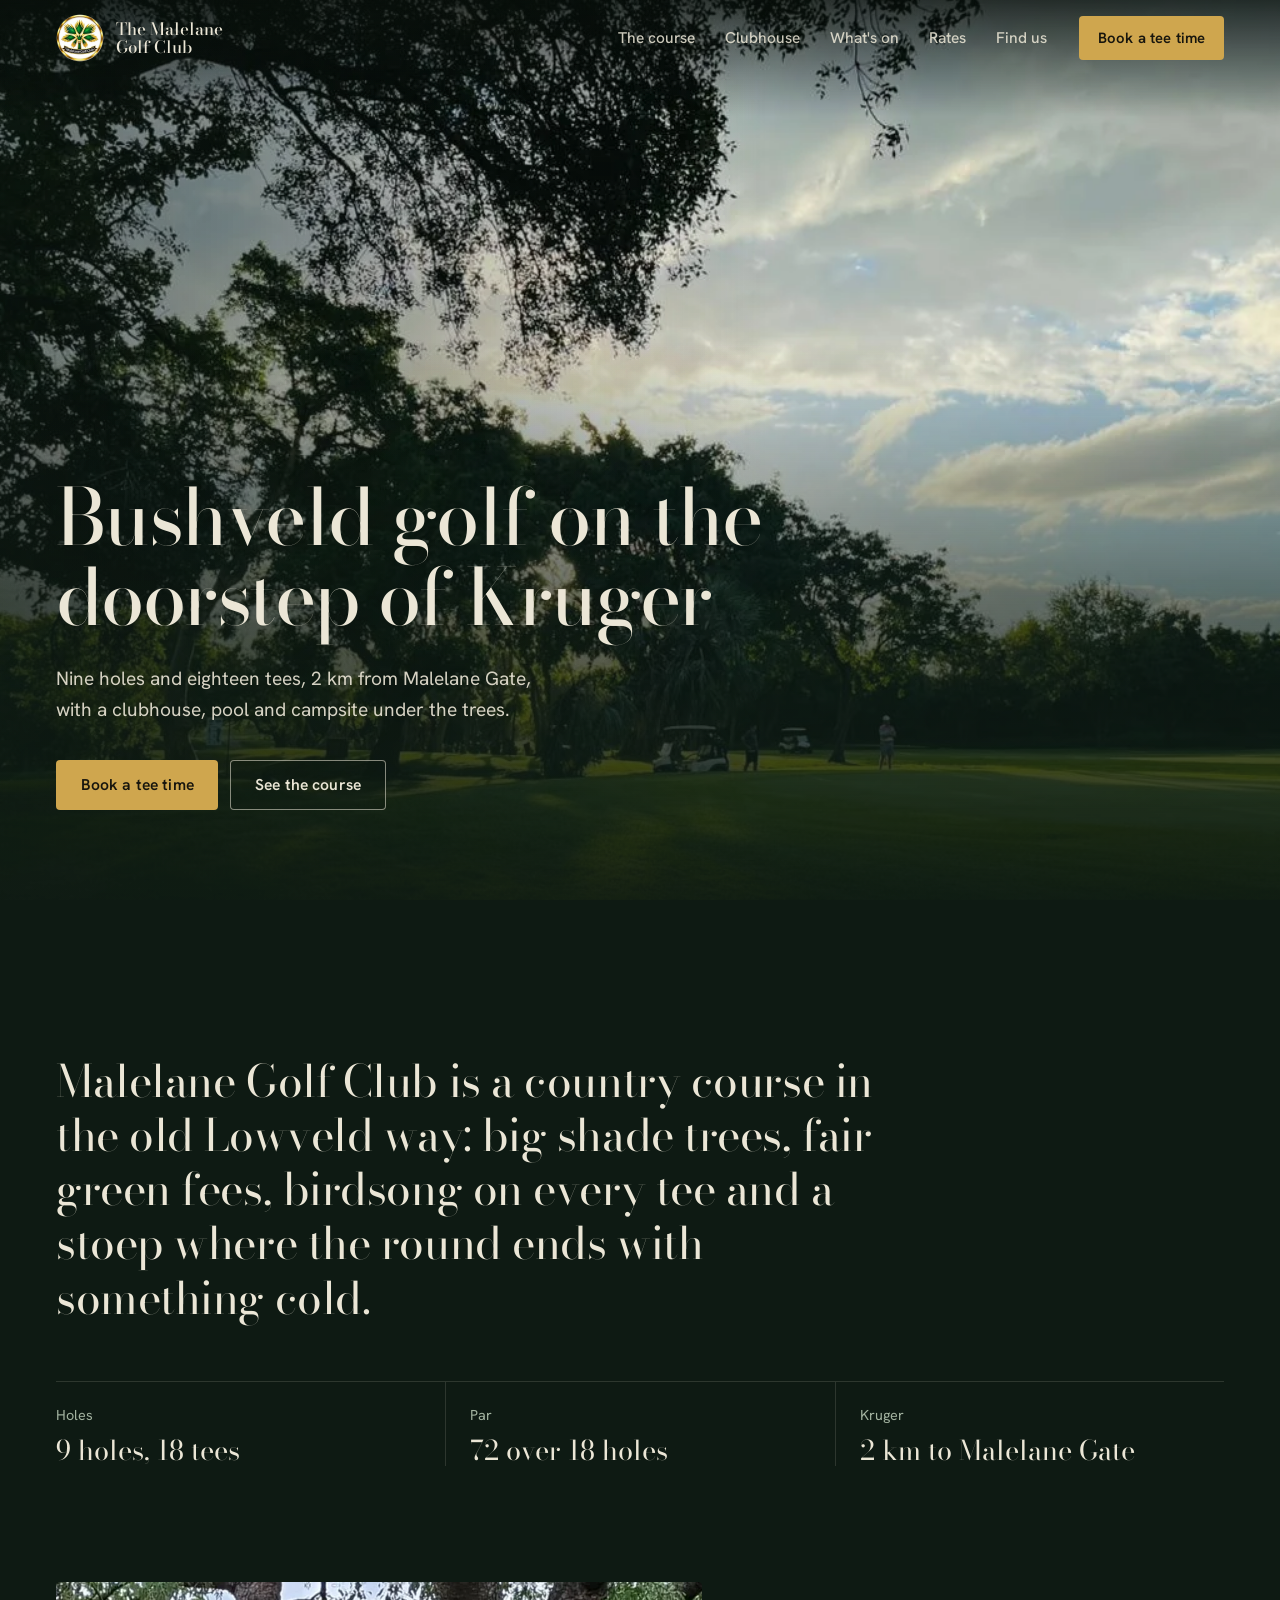
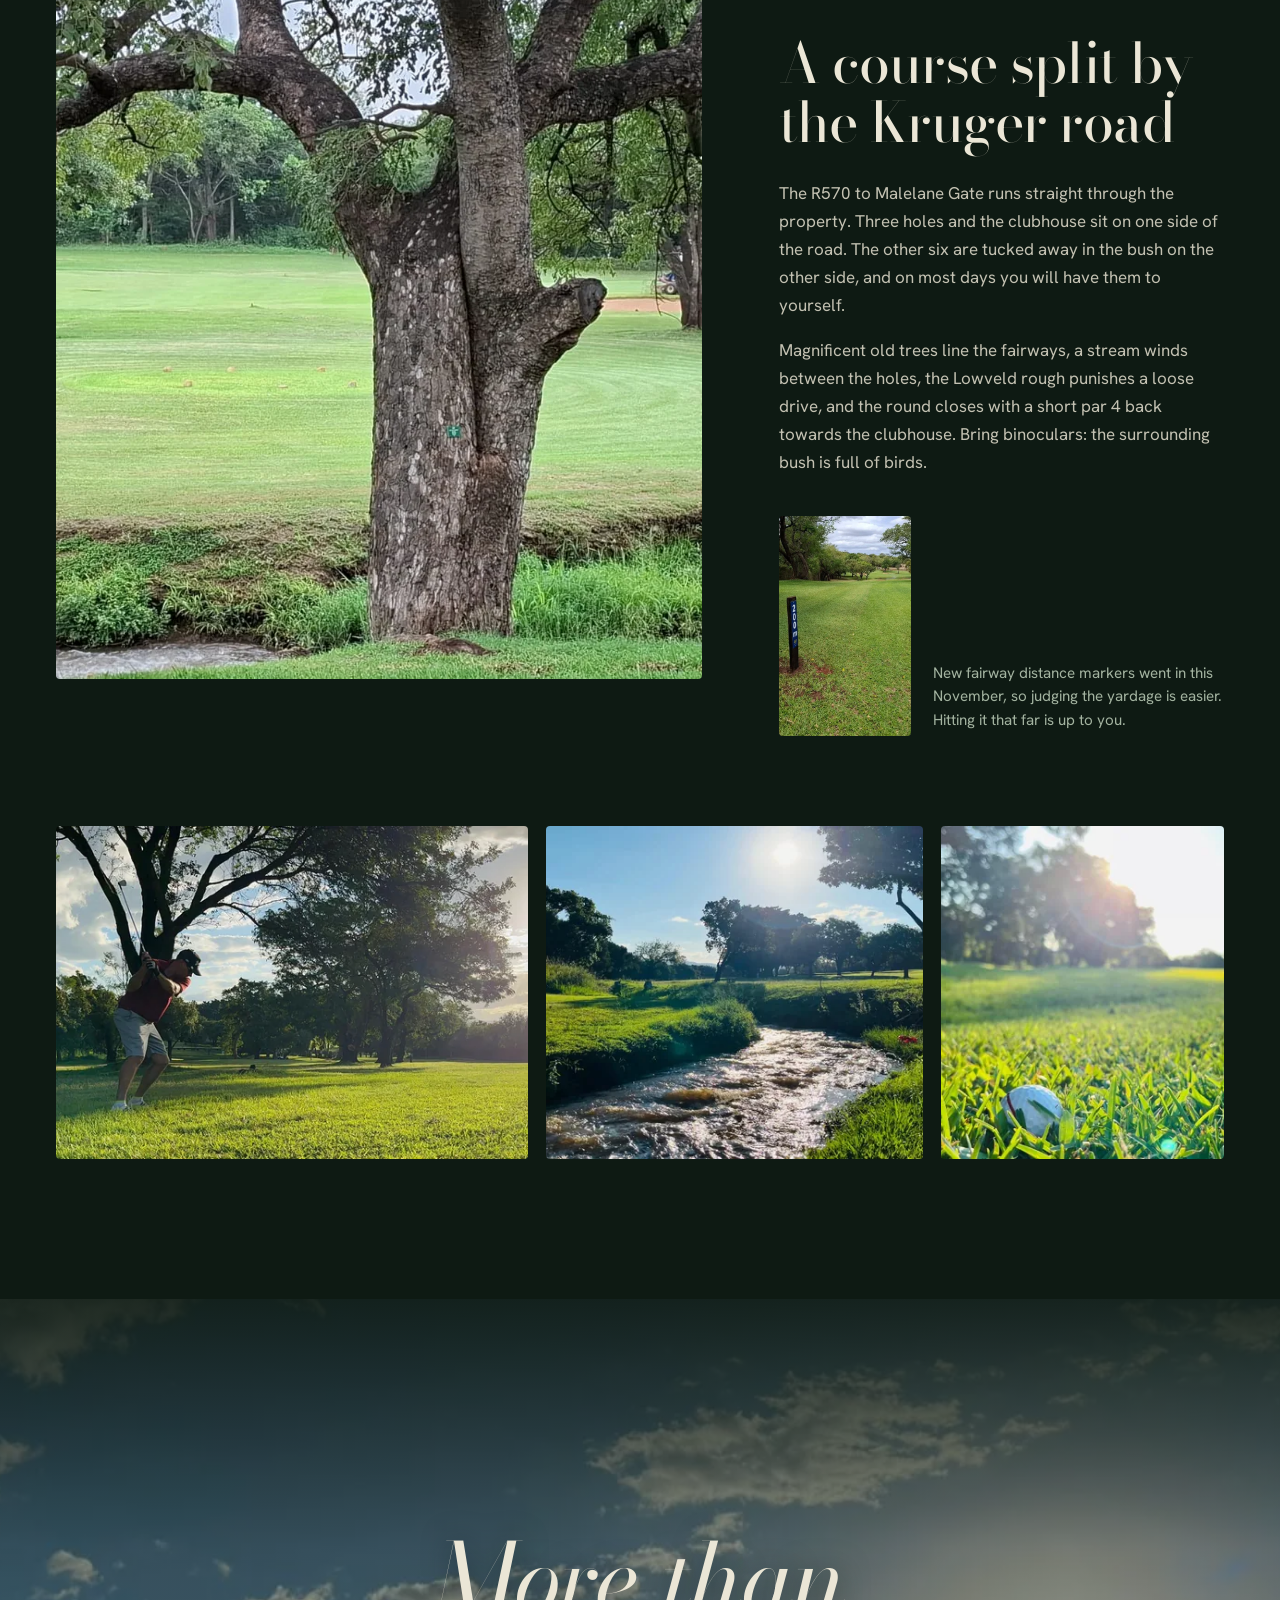
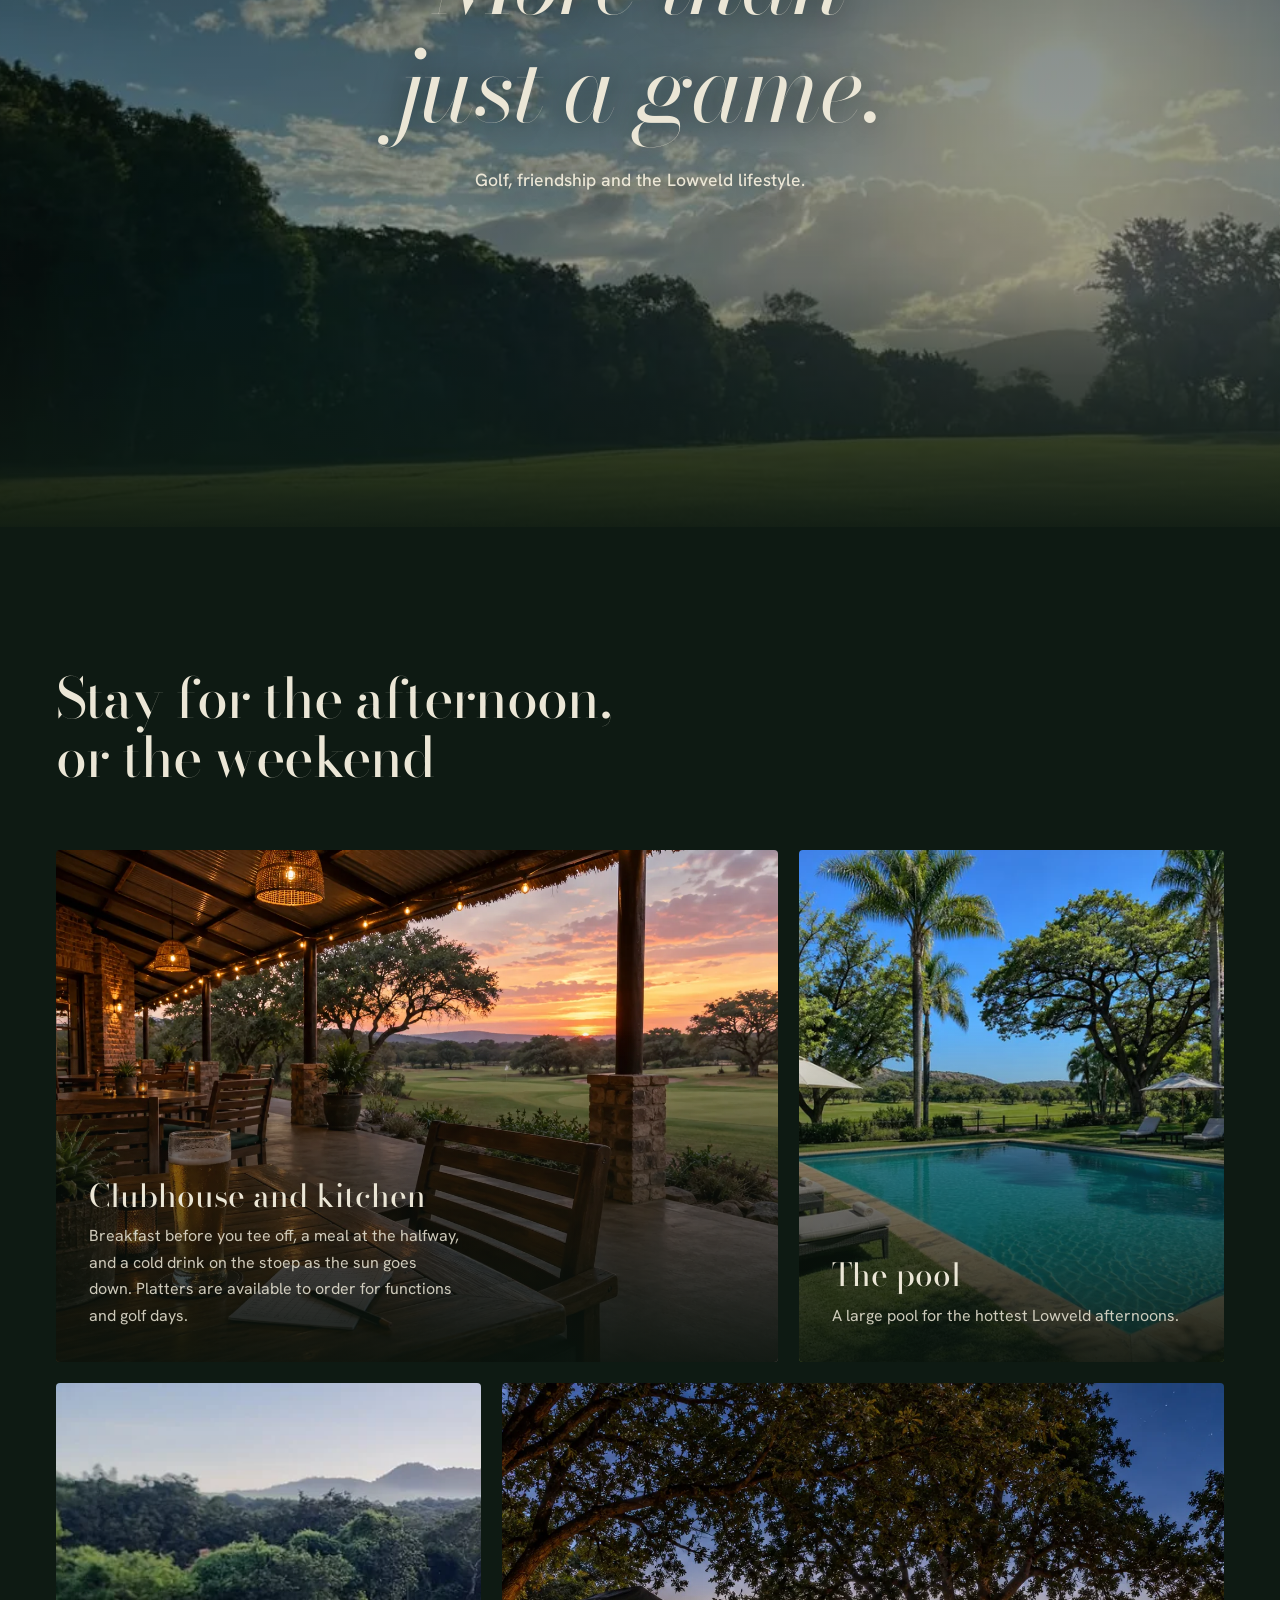
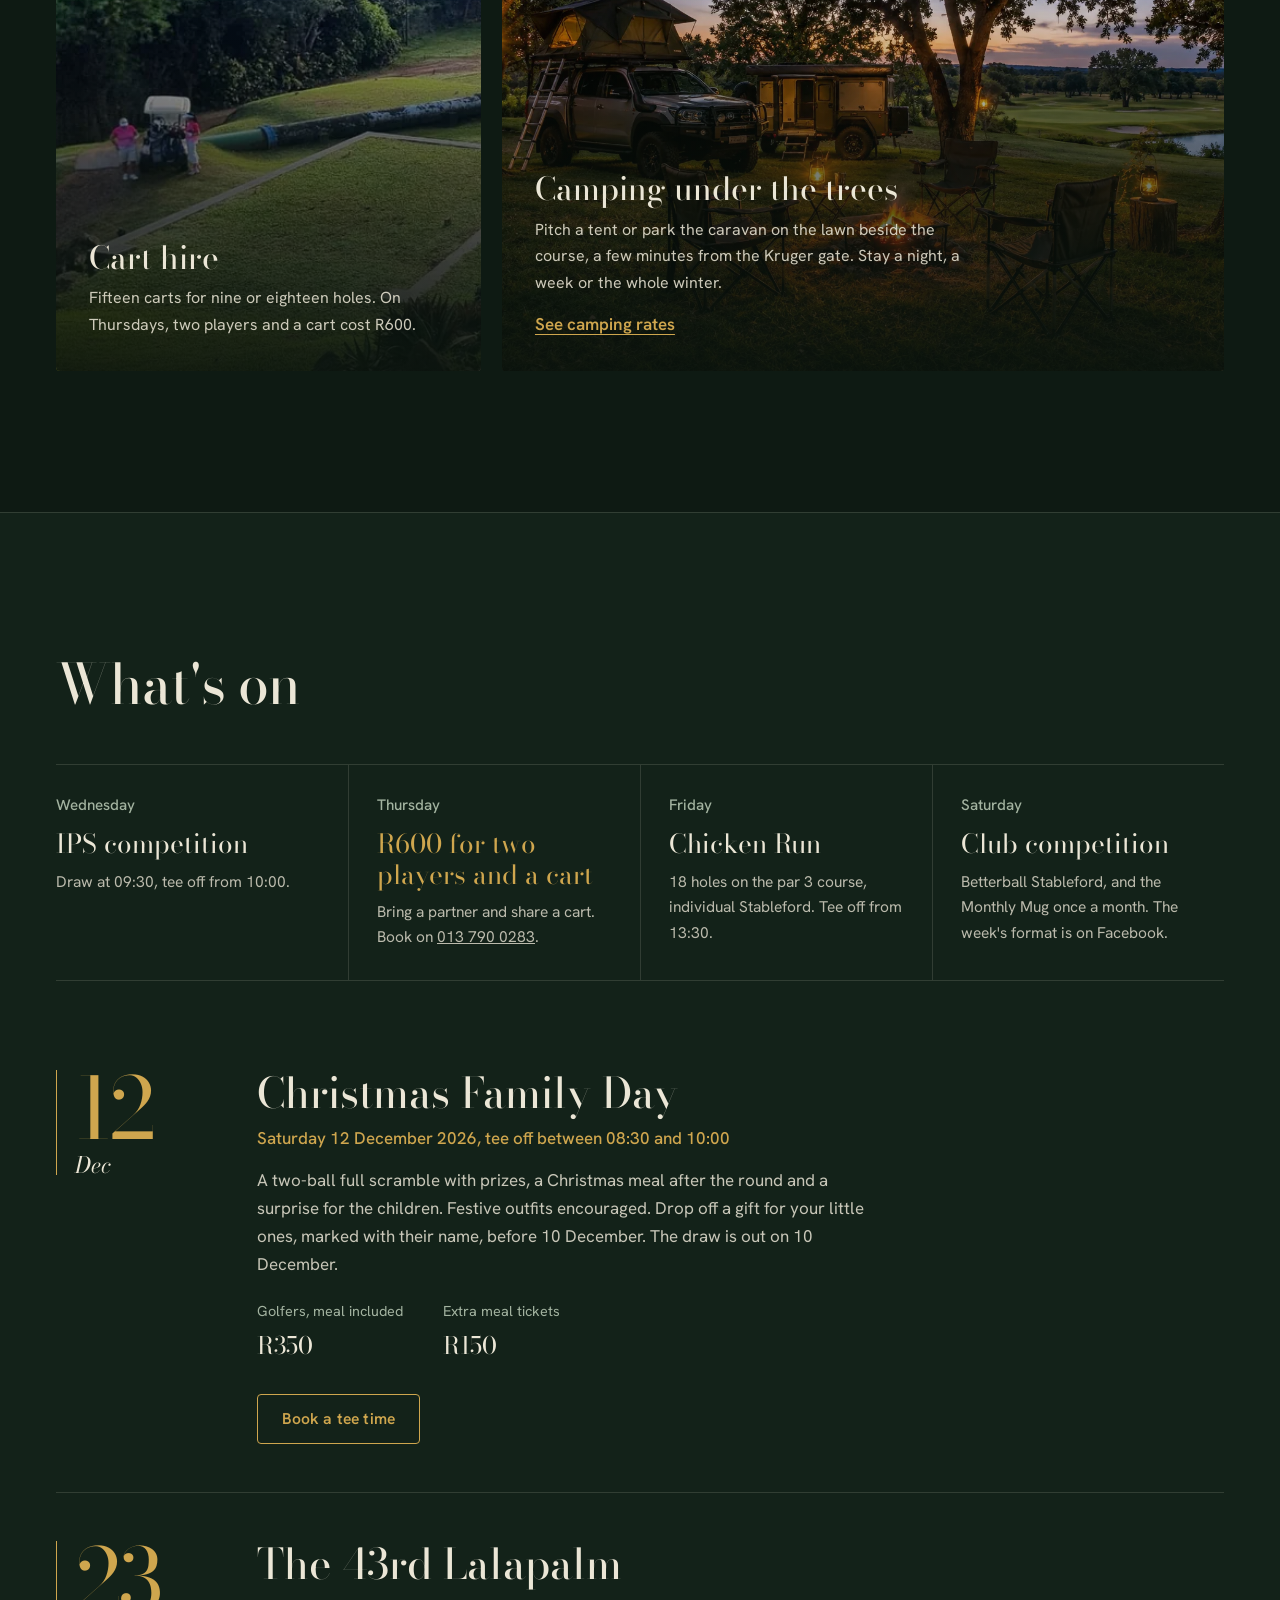
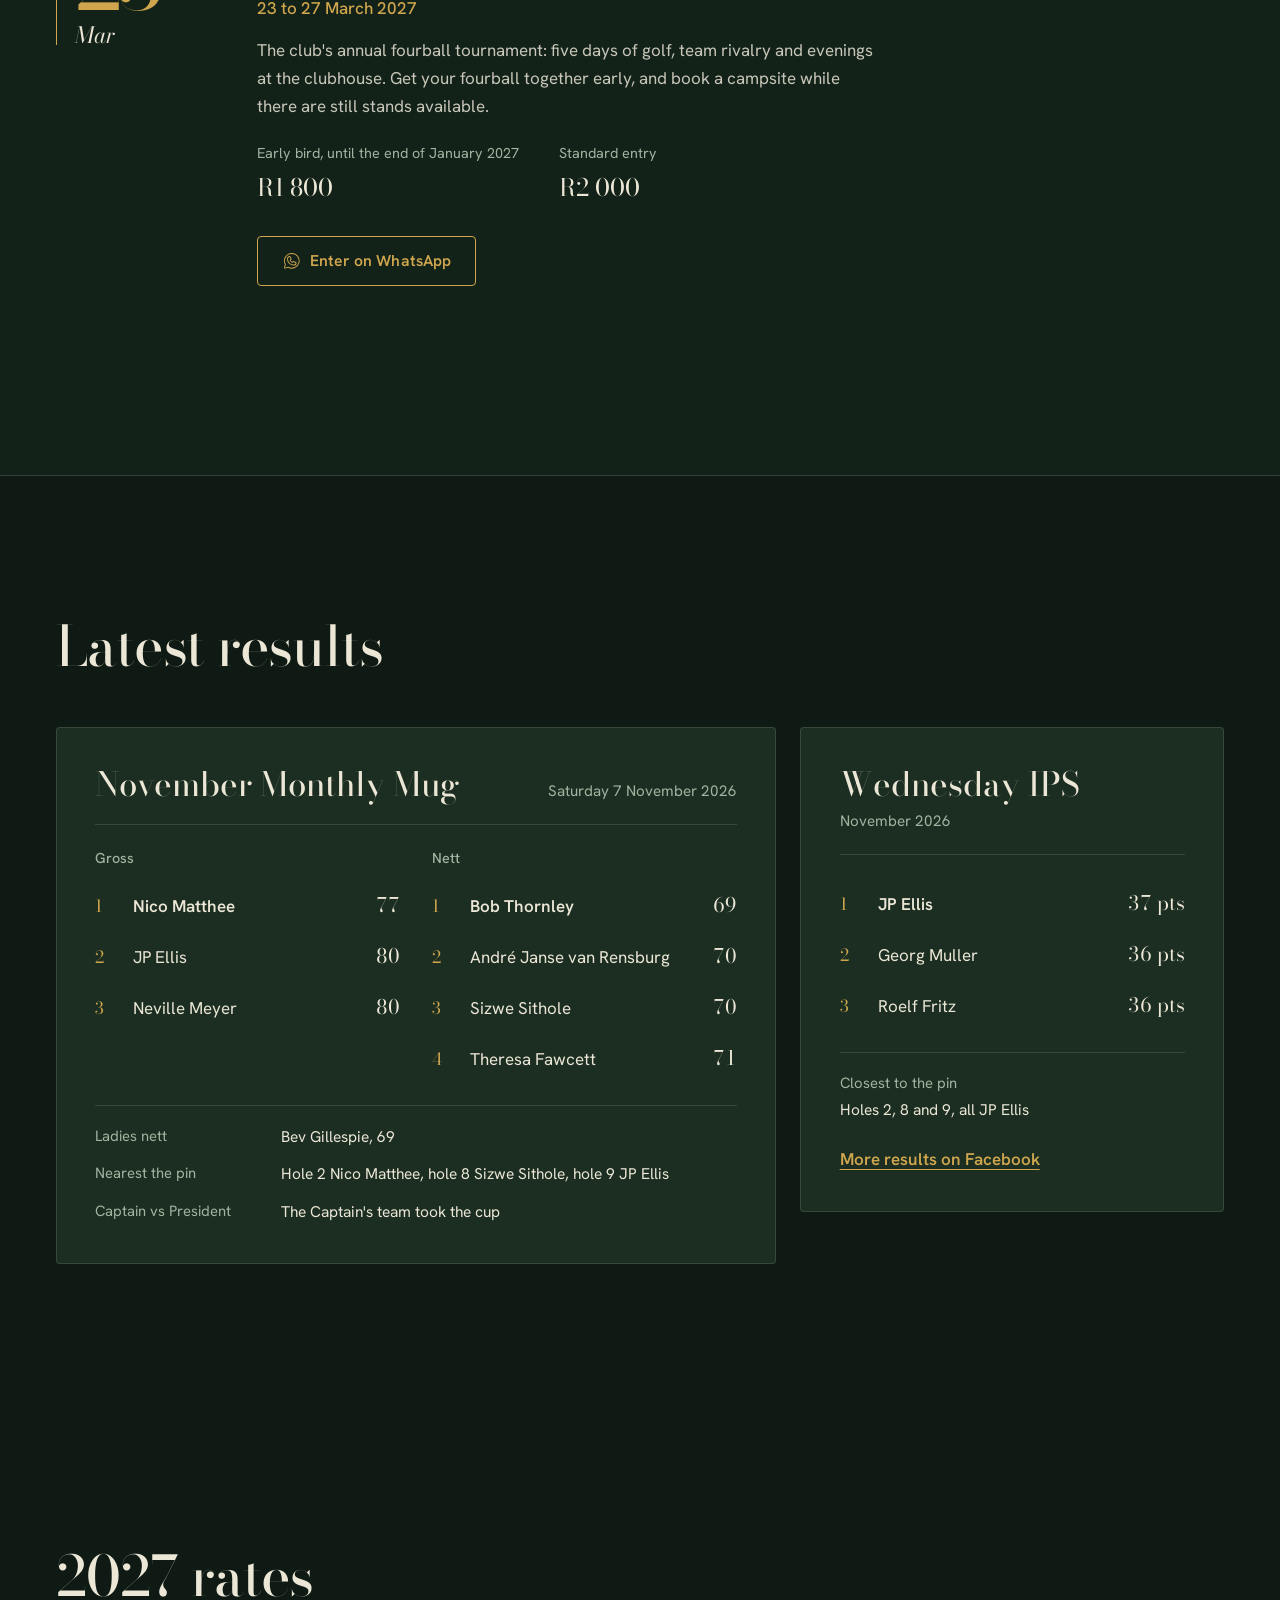
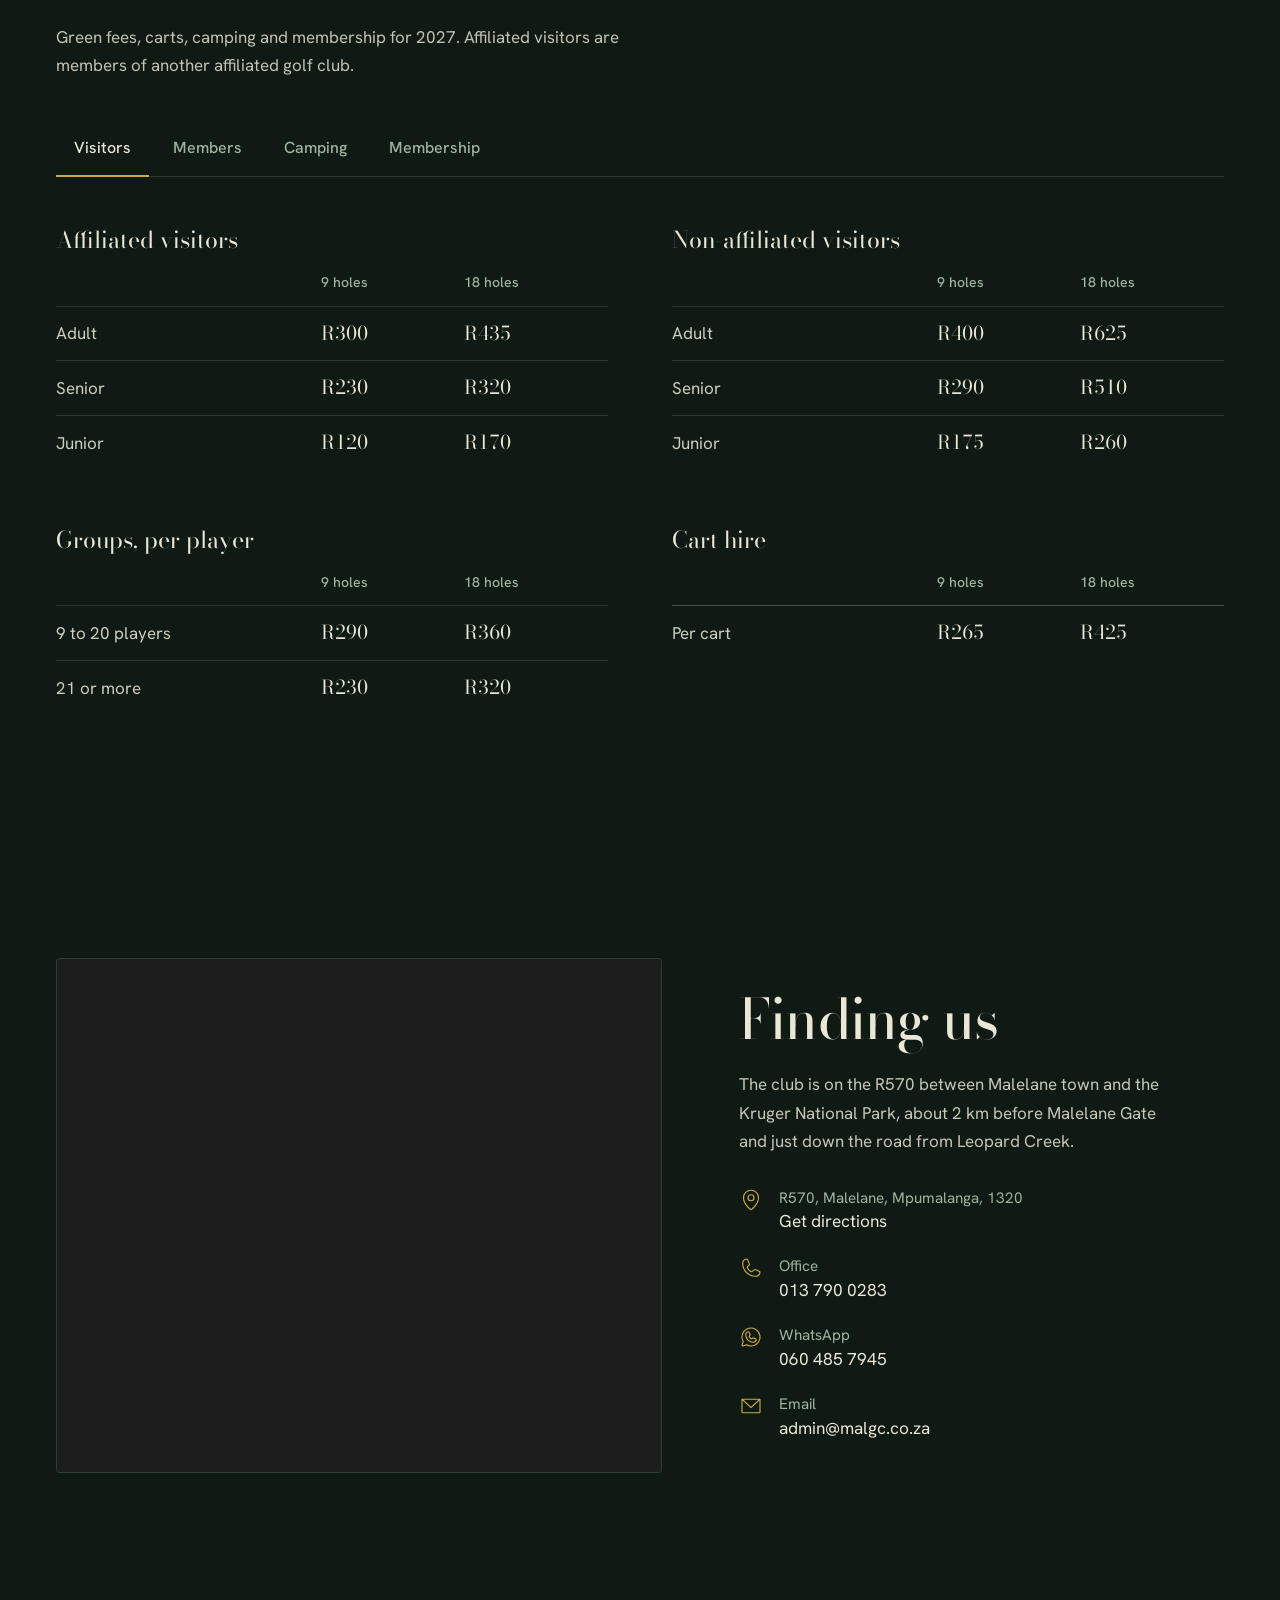
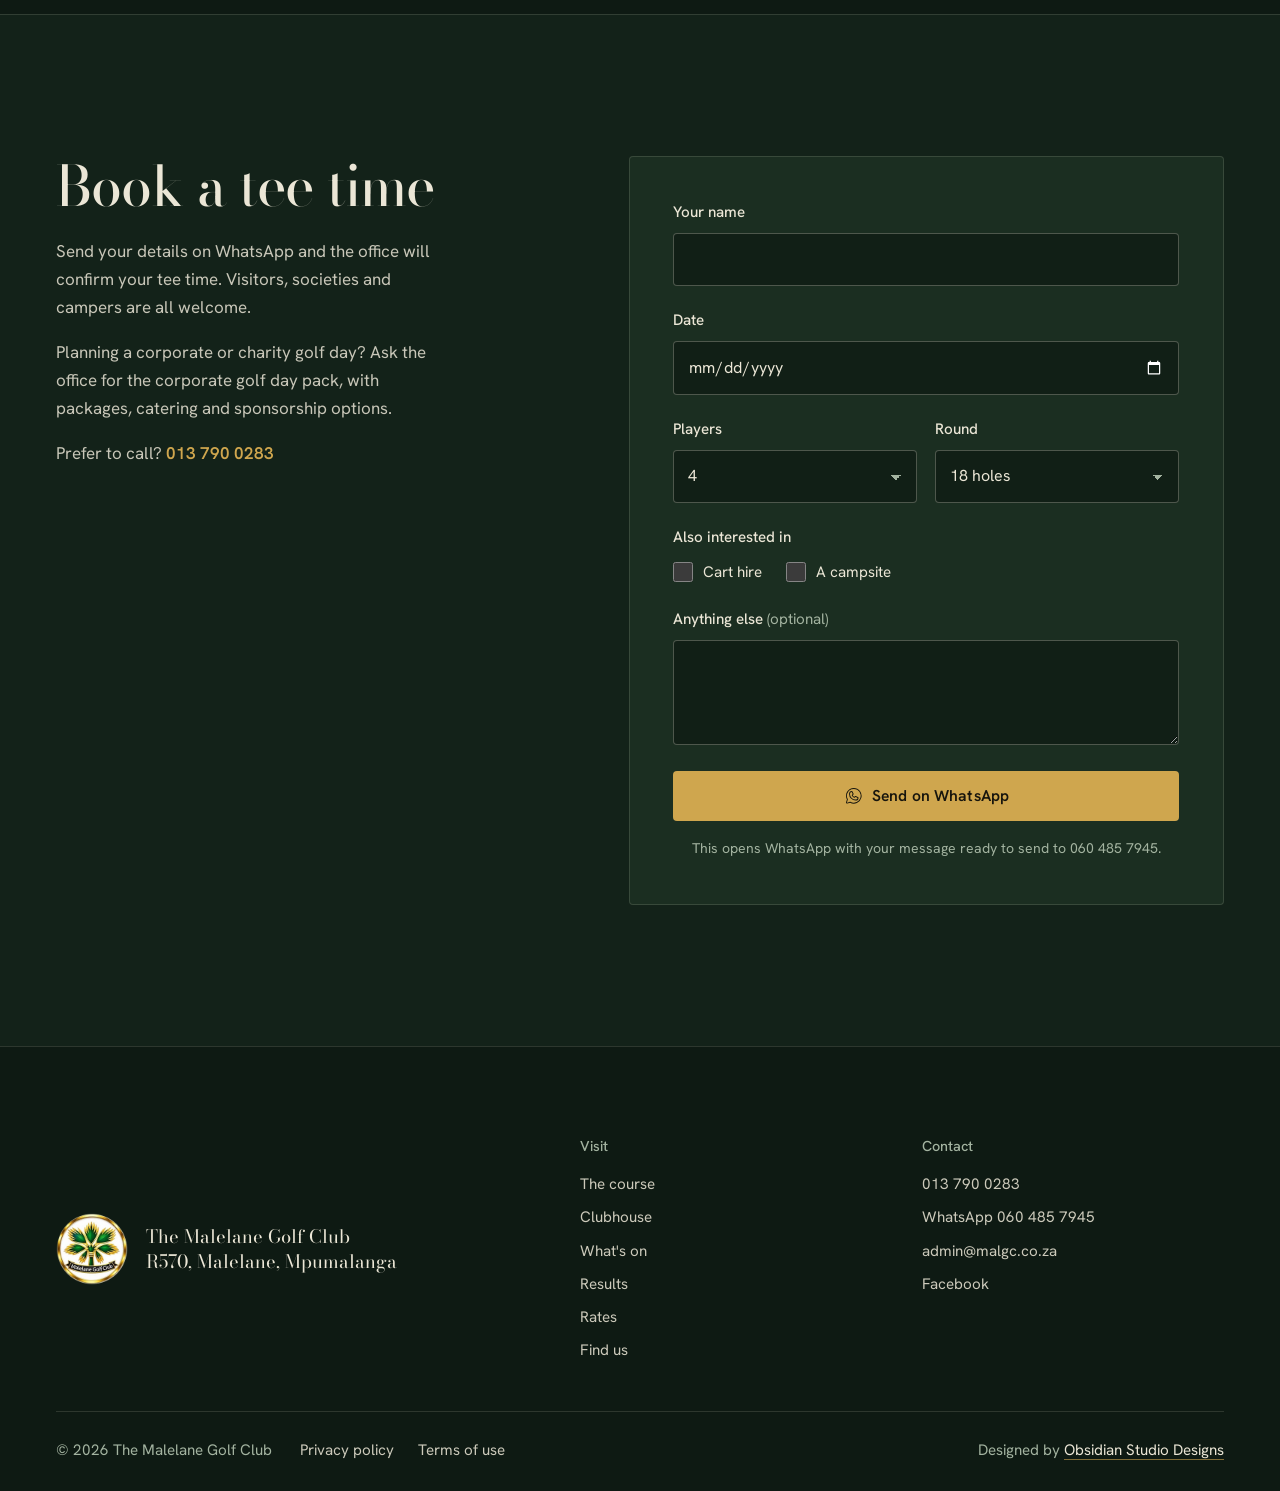
<file: index.html>
<!DOCTYPE html>
<html lang="en-ZA" class="no-js">
<head>
<meta charset="utf-8">
<meta name="viewport" content="width=device-width, initial-scale=1, viewport-fit=cover">
<title>The Malelane Golf Club | Bushveld Golf 2 km from Kruger's Malelane Gate</title>
<meta name="description" content="Nine-hole, eighteen-tee bushveld golf course in Malelane, Mpumalanga, 2 km from Kruger's Malelane Gate. Clubhouse, pool, cart hire and camping. Book on 013 790 0283.">
<link rel="canonical" href="https://obsidianstudiodesigns.github.io/The-Malelane-Golf-Club/">
<meta name="robots" content="index, follow, max-image-preview:large">
<meta name="theme-color" content="#0e1a13">
<meta name="color-scheme" content="dark">
<meta name="geo.region" content="ZA-MP">
<meta name="geo.placename" content="Malelane">

<meta property="og:type" content="website">
<meta property="og:site_name" content="The Malelane Golf Club">
<meta property="og:locale" content="en_ZA">
<meta property="og:title" content="The Malelane Golf Club | Bushveld golf on the doorstep of Kruger">
<meta property="og:description" content="Nine holes, eighteen tees and a campsite under the trees, 2 km from Malelane Gate. Clubhouse, pool and cart hire. Visitors welcome.">
<meta property="og:url" content="https://obsidianstudiodesigns.github.io/The-Malelane-Golf-Club/">
<meta property="og:image" content="https://obsidianstudiodesigns.github.io/The-Malelane-Golf-Club/assets/img/og-share.jpg">
<meta property="og:image:secure_url" content="https://obsidianstudiodesigns.github.io/The-Malelane-Golf-Club/assets/img/og-share.jpg">
<meta property="og:image:type" content="image/jpeg">
<meta property="og:image:width" content="1200">
<meta property="og:image:height" content="630">
<meta property="og:image:alt" content="The Malelane Golf Club: golfers on a green under big old trees in late afternoon light">
<meta name="twitter:card" content="summary_large_image">
<meta name="twitter:title" content="The Malelane Golf Club | Bushveld golf on the doorstep of Kruger">
<meta name="twitter:description" content="Nine holes, eighteen tees and a campsite under the trees, 2 km from Malelane Gate.">
<meta name="twitter:image" content="https://obsidianstudiodesigns.github.io/The-Malelane-Golf-Club/assets/img/og-share.jpg">

<link rel="icon" href="favicon.ico" sizes="any">
<link rel="icon" type="image/png" sizes="32x32" href="favicon-32.png">
<link rel="icon" type="image/png" sizes="96x96" href="favicon-96.png">
<link rel="icon" type="image/png" sizes="192x192" href="icon-192.png">
<link rel="apple-touch-icon" href="apple-touch-icon.png">
<link rel="manifest" href="site.webmanifest">

<link rel="preload" href="assets/fonts/bodoni-moda.woff2" as="font" type="font/woff2" crossorigin>
<link rel="preload" href="assets/fonts/hanken-grotesk.woff2" as="font" type="font/woff2" crossorigin>
<link rel="preload" as="image" href="assets/img/hero-1920.webp" imagesrcset="assets/img/hero-960.webp 960w, assets/img/hero-1280.webp 1280w, assets/img/hero-1920.webp 1920w" imagesizes="(max-width: 700px) 220vw, 100vw">
<link rel="stylesheet" href="assets/css/style.css?v=5">
<script>document.documentElement.classList.replace('no-js','js')</script>

<script type="application/ld+json">
{
  "@context": "https://schema.org",
  "@graph": [
    {
      "@type": [
        "GolfCourse",
        "SportsActivityLocation"
      ],
      "@id": "https://obsidianstudiodesigns.github.io/The-Malelane-Golf-Club/#club",
      "name": "The Malelane Golf Club",
      "alternateName": "Malelane Golf Club",
      "description": "Nine-hole, eighteen-tee bushveld golf course 2 km from the Malelane Gate of the Kruger National Park, with a clubhouse, pool, cart hire and campsite.",
      "url": "https://obsidianstudiodesigns.github.io/The-Malelane-Golf-Club/",
      "image": "https://obsidianstudiodesigns.github.io/The-Malelane-Golf-Club/assets/img/og-share.jpg",
      "logo": "https://obsidianstudiodesigns.github.io/The-Malelane-Golf-Club/assets/img/badge-400.png",
      "telephone": "+27137900283",
      "email": "admin@malgc.co.za",
      "address": {
        "@type": "PostalAddress",
        "streetAddress": "R570, Malelane Gate Road",
        "addressLocality": "Malelane",
        "addressRegion": "Mpumalanga",
        "postalCode": "1320",
        "addressCountry": "ZA"
      },
      "areaServed": [
        "Malelane",
        "Nelspruit",
        "Mbombela",
        "Komatipoort",
        "Marloth Park",
        "Kruger National Park"
      ],
      "amenityFeature": [
        {
          "@type": "LocationFeatureSpecification",
          "name": "Campsite",
          "value": true
        },
        {
          "@type": "LocationFeatureSpecification",
          "name": "Swimming pool",
          "value": true
        },
        {
          "@type": "LocationFeatureSpecification",
          "name": "Clubhouse restaurant and bar",
          "value": true
        },
        {
          "@type": "LocationFeatureSpecification",
          "name": "Golf cart hire",
          "value": true
        }
      ],
      "contactPoint": [
        {
          "@type": "ContactPoint",
          "telephone": "+27137900283",
          "contactType": "reservations",
          "areaServed": "ZA",
          "availableLanguage": [
            "English",
            "Afrikaans"
          ]
        },
        {
          "@type": "ContactPoint",
          "telephone": "+27604857945",
          "contactType": "customer service",
          "description": "WhatsApp"
        }
      ],
      "sameAs": [
        "https://www.facebook.com/themalelanegolfclub"
      ]
    },
    {
      "@type": "WebSite",
      "@id": "https://obsidianstudiodesigns.github.io/The-Malelane-Golf-Club/#website",
      "url": "https://obsidianstudiodesigns.github.io/The-Malelane-Golf-Club/",
      "name": "The Malelane Golf Club",
      "inLanguage": "en-ZA",
      "publisher": {
        "@id": "https://obsidianstudiodesigns.github.io/The-Malelane-Golf-Club/#club"
      }
    },
    {
      "@type": "SportsEvent",
      "name": "Newcomers Golf Day",
      "startDate": "2026-11-29T08:00:00+02:00",
      "endDate": "2026-11-29T16:00:00+02:00",
      "eventStatus": "https://schema.org/EventScheduled",
      "eventAttendanceMode": "https://schema.org/OfflineEventAttendanceMode",
      "location": {
        "@type": "Place",
        "name": "The Malelane Golf Club",
        "address": {
          "@type": "PostalAddress",
          "streetAddress": "R570",
          "addressLocality": "Malelane",
          "addressRegion": "Mpumalanga",
          "postalCode": "1320",
          "addressCountry": "ZA"
        }
      },
      "organizer": {
        "@id": "https://obsidianstudiodesigns.github.io/The-Malelane-Golf-Club/#club"
      },
      "description": "The Pro Shop Nelspruit's Newcomers Golf Day at Malelane Golf Club, halfway meal included.",
      "image": "https://obsidianstudiodesigns.github.io/The-Malelane-Golf-Club/assets/img/og-share.jpg",
      "offers": [
        {
          "@type": "Offer",
          "name": "Adult, 18 holes",
          "price": "450",
          "priceCurrency": "ZAR",
          "url": "https://obsidianstudiodesigns.github.io/The-Malelane-Golf-Club/#whats-on",
          "availability": "https://schema.org/InStock"
        },
        {
          "@type": "Offer",
          "name": "Adult, 9 holes",
          "price": "400",
          "priceCurrency": "ZAR",
          "url": "https://obsidianstudiodesigns.github.io/The-Malelane-Golf-Club/#whats-on",
          "availability": "https://schema.org/InStock"
        }
      ]
    },
    {
      "@type": "SportsEvent",
      "name": "Christmas Family Day",
      "startDate": "2026-12-12T08:30:00+02:00",
      "endDate": "2026-12-12T16:00:00+02:00",
      "eventStatus": "https://schema.org/EventScheduled",
      "eventAttendanceMode": "https://schema.org/OfflineEventAttendanceMode",
      "location": {
        "@type": "Place",
        "name": "The Malelane Golf Club",
        "address": {
          "@type": "PostalAddress",
          "streetAddress": "R570",
          "addressLocality": "Malelane",
          "addressRegion": "Mpumalanga",
          "postalCode": "1320",
          "addressCountry": "ZA"
        }
      },
      "organizer": {
        "@id": "https://obsidianstudiodesigns.github.io/The-Malelane-Golf-Club/#club"
      },
      "description": "Two-ball full scramble with prizes and a Christmas meal after the round.",
      "image": "https://obsidianstudiodesigns.github.io/The-Malelane-Golf-Club/assets/img/og-share.jpg",
      "offers": [
        {
          "@type": "Offer",
          "name": "Golfer, meal included",
          "price": "350",
          "priceCurrency": "ZAR",
          "url": "https://obsidianstudiodesigns.github.io/The-Malelane-Golf-Club/#whats-on",
          "availability": "https://schema.org/InStock"
        },
        {
          "@type": "Offer",
          "name": "Extra meal ticket",
          "price": "150",
          "priceCurrency": "ZAR",
          "url": "https://obsidianstudiodesigns.github.io/The-Malelane-Golf-Club/#whats-on",
          "availability": "https://schema.org/InStock"
        }
      ]
    },
    {
      "@type": "SportsEvent",
      "name": "43rd Annual Lalapalm",
      "startDate": "2027-03-23",
      "endDate": "2027-03-27",
      "eventStatus": "https://schema.org/EventScheduled",
      "eventAttendanceMode": "https://schema.org/OfflineEventAttendanceMode",
      "location": {
        "@type": "Place",
        "name": "The Malelane Golf Club",
        "address": {
          "@type": "PostalAddress",
          "streetAddress": "R570",
          "addressLocality": "Malelane",
          "addressRegion": "Mpumalanga",
          "postalCode": "1320",
          "addressCountry": "ZA"
        }
      },
      "organizer": {
        "@id": "https://obsidianstudiodesigns.github.io/The-Malelane-Golf-Club/#club"
      },
      "description": "Malelane Golf Club's annual five-day fourball tournament.",
      "image": "https://obsidianstudiodesigns.github.io/The-Malelane-Golf-Club/assets/img/og-share.jpg",
      "offers": [
        {
          "@type": "Offer",
          "name": "Early bird entry, per player",
          "price": "1800",
          "priceCurrency": "ZAR",
          "url": "https://obsidianstudiodesigns.github.io/The-Malelane-Golf-Club/#whats-on",
          "availability": "https://schema.org/InStock"
        },
        {
          "@type": "Offer",
          "name": "Standard entry, per player",
          "price": "2000",
          "priceCurrency": "ZAR",
          "url": "https://obsidianstudiodesigns.github.io/The-Malelane-Golf-Club/#whats-on",
          "availability": "https://schema.org/InStock"
        }
      ]
    }
  ]
}
</script>
</head>
<body>
<a class="skip" href="#main">Skip to content</a>

<header class="nav" id="top">
  <div class="nav__inner">
    <a class="brand" href="./" aria-label="The Malelane Golf Club, home">
      <img src="assets/img/badge-192.webp" alt="" width="48" height="48">
      <span class="brand__name">The Malelane<br>Golf Club</span>
    </a>
    <nav class="nav__links" aria-label="Main">
      <a href="#course">The course</a>
      <a href="#clubhouse">Clubhouse</a>
      <a href="#whats-on">What's on</a>
      <a href="#rates">Rates</a>
      <a href="#visit">Find us</a>
    </nav>
    <a class="btn btn--gold nav__cta" href="#book">Book a tee time</a>
    <button class="nav__toggle" type="button" aria-expanded="false" aria-controls="menu" aria-label="Open menu">
      <svg class="ico" aria-hidden="true"><use href="assets/icons.svg#i-list"/></svg>
    </button>
  </div>
</header>

<div class="menu" id="menu" hidden>
  <nav aria-label="Mobile">
    <a href="#course">The course</a>
    <a href="#clubhouse">Clubhouse</a>
    <a href="#whats-on">What's on</a>
    <a href="#results">Results</a>
    <a href="#rates">Rates</a>
    <a href="#visit">Find us</a>
    <a href="#book">Book a tee time</a>
  </nav>
  <div class="menu__foot">
    <a href="tel:+27137900283"><svg class="ico" aria-hidden="true"><use href="assets/icons.svg#i-phone"/></svg>013 790 0283</a>
    <a href="https://wa.me/27604857945" target="_blank" rel="noopener"><svg class="ico" aria-hidden="true"><use href="assets/icons.svg#i-whatsapp-logo"/></svg>060 485 7945</a>
  </div>
</div>

<main id="main">

  <section class="hero" aria-labelledby="hero-title">
    <picture class="hero__media">
      <img src="assets/img/hero-1920.webp" srcset="assets/img/hero-960.webp 960w, assets/img/hero-1280.webp 1280w, assets/img/hero-1920.webp 1920w" sizes="(max-width: 700px) 220vw, 100vw" width="1920" height="1080" alt="Golfers and carts on a green at Malelane Golf Club in late afternoon light, under big old trees" fetchpriority="high">
    </picture>
    <div class="hero__content wrap">
      <h1 id="hero-title" class="hero__title">Bushveld golf on the doorstep of Kruger</h1>
      <p class="hero__sub">Nine holes and eighteen tees, 2&nbsp;km from Malelane Gate, with a clubhouse, pool and campsite under the trees.</p>
      <div class="hero__ctas">
        <a class="btn btn--gold" href="#book">Book a tee time</a>
        <a class="btn btn--ghost" href="#course">See the course</a>
      </div>
    </div>
  </section>

  <section class="intro wrap" aria-label="About the club">
    <p class="intro__lead">Malelane Golf Club is a country course in the old Lowveld way: big shade trees, fair green fees, birdsong on every tee and a stoep where the round ends with something cold.</p>
    <dl class="facts">
      <div><dt>Holes</dt><dd>9 holes, 18 tees</dd></div>
      <div><dt>Par</dt><dd>72 over 18 holes</dd></div>
      <div><dt>Kruger</dt><dd>2 km to Malelane Gate</dd></div>
    </dl>
  </section>

  <section class="course" id="course" aria-labelledby="course-title">
    <div class="course__grid wrap">
      <figure class="course__hero">
        <img src="assets/img/tree-stream-895.webp" srcset="assets/img/tree-stream-640.webp 640w, assets/img/tree-stream-895.webp 895w" sizes="(max-width: 900px) 100vw, 58vw" width="895" height="898" alt="A large old tree on the bank of the stream beside a green at Malelane Golf Club" loading="lazy">
      </figure>
      <div class="course__text">
        <h2 id="course-title" class="h2">A course split by the Kruger road</h2>
        <p>The R570 to Malelane Gate runs straight through the property. Three holes and the clubhouse sit on one side of the road. The other six are tucked away in the bush on the other side, and on most days you will have them to yourself.</p>
        <p>Magnificent old trees line the fairways, a stream winds between the holes, the Lowveld rough punishes a loose drive, and the round closes with a short par 4 back towards the clubhouse. Bring binoculars: the surrounding bush is full of birds.</p>
        <figure class="course__marker">
          <img src="assets/img/marker-591.webp" srcset="assets/img/marker-420.webp 420w, assets/img/marker-591.webp 591w" sizes="(max-width: 900px) 40vw, 180px" width="591" height="1127" alt="A new 200 metre fairway distance marker on the course" loading="lazy">
          <figcaption>New fairway distance markers went in this November, so judging the yardage is easier. Hitting it that far is up to you.</figcaption>
        </figure>
      </div>
    </div>
    <div class="strip wrap" role="list" aria-label="Photos from the course">
      <figure class="strip__item strip__item--swing" role="listitem">
        <img src="assets/img/swing-1280.webp" srcset="assets/img/swing-640.webp 640w, assets/img/swing-1280.webp 1280w" sizes="(max-width: 760px) 82vw, 42vw" width="1280" height="720" alt="A golfer playing an iron shot from the fairway into the afternoon sun" loading="lazy">
      </figure>
      <figure class="strip__item strip__item--stream" role="listitem">
        <img src="assets/img/stream-1280.webp" srcset="assets/img/stream-640.webp 640w, assets/img/stream-1280.webp 1280w" sizes="(max-width: 760px) 82vw, 34vw" width="1280" height="720" alt="The stream running through the course between grassy banks and big trees" loading="lazy">
      </figure>
      <figure class="strip__item strip__item--ball" role="listitem">
        <img src="assets/img/ball-947.webp" srcset="assets/img/ball-480.webp 480w, assets/img/ball-947.webp 947w" sizes="(max-width: 760px) 82vw, 24vw" width="947" height="720" alt="A golf ball sitting in the fairway grass with the sun behind the trees" loading="lazy">
      </figure>
    </div>
  </section>

  <section class="band" aria-label="More than just a game">
    <div class="band__media">
      <img src="assets/img/fairway-sky-1920.webp" srcset="assets/img/fairway-sky-960.webp 960w, assets/img/fairway-sky-1280.webp 1280w, assets/img/fairway-sky-1920.webp 1920w" sizes="100vw" width="1920" height="1080" alt="A wide fairway at Malelane Golf Club under a big blue sky and the midday sun" loading="lazy">
    </div>
    <div class="band__copy wrap">
      <p class="band__quote">More than just a game.</p>
      <p class="band__sub">Golf, friendship and the Lowveld lifestyle.</p>
    </div>
  </section>

  <section class="stay wrap" id="clubhouse" aria-labelledby="stay-title">
    <h2 id="stay-title" class="h2 stay__title">Stay for the afternoon, or the weekend</h2>
    <div class="bento">
      <article class="tile tile--clubhouse">
        <img src="assets/img/clubhouse-1280.webp" srcset="assets/img/clubhouse-640.webp 640w, assets/img/clubhouse-1280.webp 1280w" sizes="(max-width: 760px) 100vw, 60vw" width="1280" height="960" alt="The clubhouse stoep at dusk looking out over the course" loading="lazy">
        <div class="tile__body">
          <h3>Clubhouse and kitchen</h3>
          <p>Breakfast before you tee off, a meal at the halfway, and a cold drink on the stoep as the sun goes down. Platters are available to order for functions and golf days.</p>
        </div>
      </article>
      <article class="tile tile--pool">
        <img src="assets/img/pool-960.webp" srcset="assets/img/pool-480.webp 480w, assets/img/pool-960.webp 960w" sizes="(max-width: 760px) 100vw, 34vw" width="960" height="1280" alt="The club swimming pool under palm trees on a summer day" loading="lazy">
        <div class="tile__body">
          <h3>The pool</h3>
          <p>A large pool for the hottest Lowveld afternoons.</p>
        </div>
      </article>
      <article class="tile tile--camping" id="camping">
        <img src="assets/img/camping-1280.webp" srcset="assets/img/camping-640.webp 640w, assets/img/camping-1280.webp 1280w" sizes="(max-width: 760px) 100vw, 60vw" width="1280" height="960" alt="A 4x4 with a rooftop tent and a caravan parked under big trees around a braai fire" loading="lazy">
        <div class="tile__body">
          <h3>Camping under the trees</h3>
          <p>Pitch a tent or park the caravan on the lawn beside the course, a few minutes from the Kruger gate. Stay a night, a week or the whole winter.</p>
          <a class="link" href="#rates">See camping rates</a>
        </div>
      </article>
      <article class="tile tile--carts">
        <img src="assets/img/tee-cart-640.webp" srcset="assets/img/tee-cart-480.webp 480w, assets/img/tee-cart-640.webp 640w" sizes="(max-width: 760px) 100vw, 34vw" width="640" height="720" alt="Two golfers with their cart on a raised tee, with the Malelane mountains behind" loading="lazy">
        <div class="tile__body">
          <h3>Cart hire</h3>
          <p>Fifteen carts for nine or eighteen holes. On Thursdays, two players and a cart cost R600.</p>
        </div>
      </article>
    </div>
  </section>

  <section class="whatson" id="whats-on" aria-labelledby="whatson-title">
    <div class="wrap">
      <h2 id="whatson-title" class="h2 whatson__title">What's on</h2>

      <ul class="week" aria-label="Weekly competitions and specials">
        <li class="week__day">
          <h3>Wednesday</h3>
          <p class="week__what">IPS competition</p>
          <p>Draw at 09:30, tee off from 10:00.</p>
        </li>
        <li class="week__day week__day--special">
          <h3>Thursday</h3>
          <p class="week__what">R600 for two players and a cart</p>
          <p>Bring a partner and share a cart. Book on <a class="nowrap" href="tel:+27137900283">013 790 0283</a>.</p>
        </li>
        <li class="week__day">
          <h3>Friday</h3>
          <p class="week__what">Chicken Run</p>
          <p>18 holes on the par 3 course, individual Stableford. Tee off from 13:30.</p>
        </li>
        <li class="week__day">
          <h3>Saturday</h3>
          <p class="week__what">Club competition</p>
          <p>Betterball Stableford, and the Monthly Mug once a month. The week's format is on Facebook.</p>
        </li>
      </ul>

      <div class="events">
        <article class="event" data-until="2026-11-29T23:59:59+02:00">
          <div class="event__date" aria-hidden="true"><span class="event__day">29</span><span class="event__month">Nov</span></div>
          <div class="event__body">
            <h3 class="event__title">Newcomers Golf Day</h3>
            <p class="event__when">Sunday 29 November 2026, tee off from 08:00</p>
            <p>The Pro Shop Nelspruit brings its Newcomers Golf Day to Malelane, with the halfway meal included in the fee.</p>
            <table class="fees">
              <caption class="sr">Newcomers Golf Day fees, including the halfway meal</caption>
              <thead><tr><th scope="col"><span class="sr">Fee</span></th><th scope="col">18 holes</th><th scope="col">9 holes</th></tr></thead>
              <tbody>
                <tr><th scope="row">Adults</th><td>R450</td><td>R400</td></tr>
                <tr><th scope="row">Juniors</th><td>R310</td><td>R260</td></tr>
                <tr><th scope="row">Cart hire</th><td>R400</td><td>R250</td></tr>
              </tbody>
            </table>
            <a class="btn btn--line" href="tel:+27137571263"><svg class="ico" aria-hidden="true"><use href="assets/icons.svg#i-phone"/></svg>Book with Neels, 013 757 1263</a>
          </div>
        </article>

        <article class="event" data-until="2026-12-12T23:59:59+02:00">
          <div class="event__date" aria-hidden="true"><span class="event__day">12</span><span class="event__month">Dec</span></div>
          <div class="event__body">
            <h3 class="event__title">Christmas Family Day</h3>
            <p class="event__when">Saturday 12 December 2026, tee off between 08:30 and 10:00</p>
            <p>A two-ball full scramble with prizes, a Christmas meal after the round and a surprise for the children. Festive outfits encouraged. Drop off a gift for your little ones, marked with their name, before 10 December. The draw is out on 10 December.</p>
            <dl class="event__fees">
              <div><dt>Golfers, meal included</dt><dd>R350</dd></div>
              <div><dt>Extra meal tickets</dt><dd>R150</dd></div>
            </dl>
            <a class="btn btn--line" href="#book">Book a tee time</a>
          </div>
        </article>

        <article class="event" data-until="2027-03-27T23:59:59+02:00">
          <div class="event__date" aria-hidden="true"><span class="event__day">23</span><span class="event__month">Mar</span></div>
          <div class="event__body">
            <h3 class="event__title">The 43rd Lalapalm</h3>
            <p class="event__when">23 to 27 March 2027</p>
            <p>The club's annual fourball tournament: five days of golf, team rivalry and evenings at the clubhouse. Get your fourball together early, and book a campsite while there are still stands available.</p>
            <dl class="event__fees">
              <div><dt>Early bird, until the end of January 2027</dt><dd>R1&nbsp;800</dd></div>
              <div><dt>Standard entry</dt><dd>R2&nbsp;000</dd></div>
            </dl>
            <a class="btn btn--line" href="https://wa.me/27604857945?text=Hi%20Malelane%20Golf%20Club%2C%20I%27d%20like%20to%20enter%20a%20fourball%20for%20the%202027%20Lalapalm." target="_blank" rel="noopener"><svg class="ico" aria-hidden="true"><use href="assets/icons.svg#i-whatsapp-logo"/></svg>Enter on WhatsApp</a>
          </div>
        </article>

        <article class="event event--later" hidden>
          <div class="event__body">
            <h3 class="event__title">Golf days and club competitions</h3>
            <p>New golf days, club competitions and course news are posted first on the club's Facebook page.</p>
            <a class="btn btn--line" href="https://www.facebook.com/themalelanegolfclub" target="_blank" rel="noopener"><svg class="ico" aria-hidden="true"><use href="assets/icons.svg#i-facebook-logo"/></svg>Follow on Facebook</a>
          </div>
        </article>
      </div>
    </div>
  </section>

  <section class="results" id="results" aria-labelledby="results-title">
    <div class="wrap">
      <h2 id="results-title" class="h2 results__title">Latest results</h2>
      <div class="results__grid">
        <article class="card card--mug">
          <header class="card__head">
            <h3>November Monthly Mug</h3>
            <p>Saturday 7 November 2026</p>
          </header>
          <div class="card__cols">
            <div>
              <h4>Gross</h4>
              <ol class="board">
                <li><span>Nico Matthee</span><span>77</span></li>
                <li><span>JP Ellis</span><span>80</span></li>
                <li><span>Neville Meyer</span><span>80</span></li>
              </ol>
            </div>
            <div>
              <h4>Nett</h4>
              <ol class="board">
                <li><span>Bob Thornley</span><span>69</span></li>
                <li><span>André Janse van Rensburg</span><span>70</span></li>
                <li><span>Sizwe Sithole</span><span>70</span></li>
                <li><span>Theresa Fawcett</span><span>71</span></li>
              </ol>
            </div>
          </div>
          <dl class="card__extra">
            <div><dt>Ladies nett</dt><dd>Bev Gillespie, 69</dd></div>
            <div><dt>Nearest the pin</dt><dd>Hole 2 Nico Matthee, hole 8 Sizwe Sithole, hole 9 JP Ellis</dd></div>
            <div><dt>Captain vs President</dt><dd>The Captain's team took the cup</dd></div>
          </dl>
        </article>

        <article class="card card--ips">
          <header class="card__head">
            <h3>Wednesday IPS</h3>
            <p>November 2026</p>
          </header>
          <ol class="board board--points">
            <li><span>JP Ellis</span><span>37 pts</span></li>
            <li><span>Georg Muller</span><span>36 pts</span></li>
            <li><span>Roelf Fritz</span><span>36 pts</span></li>
          </ol>
          <dl class="card__extra">
            <div><dt>Closest to the pin</dt><dd>Holes 2, 8 and 9, all JP Ellis</dd></div>
          </dl>
          <a class="link" href="https://www.facebook.com/themalelanegolfclub" target="_blank" rel="noopener">More results on Facebook</a>
        </article>
      </div>
    </div>
  </section>

  <section class="rates wrap" id="rates" aria-labelledby="rates-title">
    <h2 id="rates-title" class="h2">2027 rates</h2>
    <p class="rates__intro">Green fees, carts, camping and membership for 2027. Affiliated visitors are members of another affiliated golf club.</p>

    <div class="tabs" data-tabs>
      <div class="tabs__list" role="tablist" aria-label="Rate tables">
        <button type="button" role="tab" id="tab-visitors" aria-controls="panel-visitors" aria-selected="true">Visitors</button>
        <button type="button" role="tab" id="tab-members" aria-controls="panel-members" aria-selected="false" tabindex="-1">Members</button>
        <button type="button" role="tab" id="tab-camping" aria-controls="panel-camping" aria-selected="false" tabindex="-1">Camping</button>
        <button type="button" role="tab" id="tab-membership" aria-controls="panel-membership" aria-selected="false" tabindex="-1">Membership</button>
      </div>

      <div class="tabs__panel" role="tabpanel" id="panel-visitors" aria-labelledby="tab-visitors" tabindex="0">
        <div class="ratecols">
          <table class="rate">
            <caption>Affiliated visitors</caption>
            <thead><tr><th scope="col"><span class="sr">Player</span></th><th scope="col">9 holes</th><th scope="col">18 holes</th></tr></thead>
            <tbody>
              <tr><th scope="row">Adult</th><td>R300</td><td>R435</td></tr>
              <tr><th scope="row">Senior</th><td>R230</td><td>R320</td></tr>
              <tr><th scope="row">Junior</th><td>R120</td><td>R170</td></tr>
            </tbody>
          </table>
          <table class="rate">
            <caption>Non-affiliated visitors</caption>
            <thead><tr><th scope="col"><span class="sr">Player</span></th><th scope="col">9 holes</th><th scope="col">18 holes</th></tr></thead>
            <tbody>
              <tr><th scope="row">Adult</th><td>R400</td><td>R625</td></tr>
              <tr><th scope="row">Senior</th><td>R290</td><td>R510</td></tr>
              <tr><th scope="row">Junior</th><td>R175</td><td>R260</td></tr>
            </tbody>
          </table>
          <table class="rate">
            <caption>Groups, per player</caption>
            <thead><tr><th scope="col"><span class="sr">Group size</span></th><th scope="col">9 holes</th><th scope="col">18 holes</th></tr></thead>
            <tbody>
              <tr><th scope="row">9 to 20 players</th><td>R290</td><td>R360</td></tr>
              <tr><th scope="row">21 or more</th><td>R230</td><td>R320</td></tr>
            </tbody>
          </table>
          <table class="rate">
            <caption>Cart hire</caption>
            <thead><tr><th scope="col"><span class="sr">Cart</span></th><th scope="col">9 holes</th><th scope="col">18 holes</th></tr></thead>
            <tbody>
              <tr><th scope="row">Per cart</th><td>R265</td><td>R425</td></tr>
            </tbody>
          </table>
        </div>
      </div>

      <div class="tabs__panel" role="tabpanel" id="panel-members" aria-labelledby="tab-members" tabindex="0" hidden>
        <div class="ratecols">
          <table class="rate">
            <caption>Member green fees</caption>
            <thead><tr><th scope="col"><span class="sr">Member</span></th><th scope="col">9 holes</th><th scope="col">18 holes</th></tr></thead>
            <tbody>
              <tr><th scope="row">Member</th><td>R170</td><td>R220</td></tr>
              <tr><th scope="row">Senior</th><td>R160</td><td>R200</td></tr>
              <tr><th scope="row">Junior</th><td>R100</td><td>R110</td></tr>
              <tr><th scope="row">SAGDB</th><td>R100</td><td>R110</td></tr>
            </tbody>
          </table>
        </div>
      </div>

      <div class="tabs__panel" role="tabpanel" id="panel-camping" aria-labelledby="tab-camping" tabindex="0" hidden>
        <div class="ratecols">
          <table class="rate">
            <caption>Campsites, per stand</caption>
            <thead><tr><th scope="col"><span class="sr">Period</span></th><th scope="col">Standard</th><th scope="col">Pensioners</th></tr></thead>
            <tbody>
              <tr><th scope="row">Per day</th><td>R500</td><td>R420</td></tr>
              <tr><th scope="row">Per week</th><td>R2&nbsp;840</td><td>R2&nbsp;200</td></tr>
              <tr><th scope="row">Per month</th><td>R8&nbsp;500</td><td>R7&nbsp;300</td></tr>
            </tbody>
          </table>
          <p class="rate__note">R100 extra per additional person. A maximum of one caravan and six people per stand.</p>
        </div>
      </div>

      <div class="tabs__panel" role="tabpanel" id="panel-membership" aria-labelledby="tab-membership" tabindex="0" hidden>
        <div class="ratecols ratecols--two">
          <table class="rate">
            <caption>Annual membership</caption>
            <thead><tr><th scope="col">Category</th><th scope="col">Per year</th></tr></thead>
            <tbody>
              <tr><th scope="row">First member</th><td>R5&nbsp;020</td></tr>
              <tr><th scope="row">Couple</th><td>R7&nbsp;500</td></tr>
              <tr><th scope="row">Family (up to 4)</th><td>R11&nbsp;320</td></tr>
              <tr><th scope="row">Pensioner over 65</th><td>R3&nbsp;940</td></tr>
              <tr><th scope="row">Student with a valid card</th><td>R3&nbsp;500</td></tr>
              <tr><th scope="row">Junior</th><td>R1&nbsp;980</td></tr>
            </tbody>
          </table>
          <table class="rate">
            <caption>Country and corporate</caption>
            <thead><tr><th scope="col">Category</th><th scope="col">Per year</th></tr></thead>
            <tbody>
              <tr><th scope="row">Country member</th><td>R2&nbsp;335</td></tr>
              <tr><th scope="row">Country member, junior</th><td>R1&nbsp;200</td></tr>
              <tr><th scope="row">Living more than 50 km away</th><td>R3&nbsp;940</td></tr>
              <tr><th scope="row">Satellite, more than 200 km away</th><td>R1&nbsp;950</td></tr>
              <tr><th scope="row">Corporate, 4 players</th><td>R14&nbsp;000</td></tr>
            </tbody>
          </table>
        </div>
      </div>
    </div>
  </section>

  <section class="visit" id="visit" aria-labelledby="visit-title">
    <div class="visit__grid wrap">
      <div class="visit__map">
        <iframe title="Map showing Malelane Golf Club on the R570 near Malelane Gate" src="https://www.google.com/maps?q=Malelane+Golf+Club,+Malelane,+Mpumalanga&amp;z=14&amp;output=embed" loading="lazy" referrerpolicy="no-referrer-when-downgrade"></iframe>
      </div>
      <div class="visit__text">
        <h2 id="visit-title" class="h2">Finding us</h2>
        <p>The club is on the R570 between Malelane town and the Kruger National Park, about 2&nbsp;km before Malelane Gate and just down the road from Leopard Creek.</p>
        <ul class="contact">
          <li><svg class="ico" aria-hidden="true"><use href="assets/icons.svg#i-map-pin"/></svg><span>R570, Malelane, Mpumalanga, 1320<br><a href="https://www.google.com/maps/dir/?api=1&amp;destination=Malelane+Golf+Club,+Malelane" target="_blank" rel="noopener">Get directions</a></span></li>
          <li><svg class="ico" aria-hidden="true"><use href="assets/icons.svg#i-phone"/></svg><span>Office<br><a href="tel:+27137900283">013 790 0283</a></span></li>
          <li><svg class="ico" aria-hidden="true"><use href="assets/icons.svg#i-whatsapp-logo"/></svg><span>WhatsApp<br><a href="https://wa.me/27604857945" target="_blank" rel="noopener">060 485 7945</a></span></li>
          <li><svg class="ico" aria-hidden="true"><use href="assets/icons.svg#i-envelope-simple"/></svg><span>Email<br><a href="mailto:admin@malgc.co.za">admin@malgc.co.za</a></span></li>
        </ul>
      </div>
    </div>
  </section>

  <section class="book" id="book" aria-labelledby="book-title">
    <div class="book__grid wrap">
      <div class="book__intro">
        <h2 id="book-title" class="h2">Book a tee time</h2>
        <p>Send your details on WhatsApp and the office will confirm your tee time. Visitors, societies and campers are all welcome.</p>
        <p>Planning a corporate or charity golf day? Ask the office for the corporate golf day pack, with packages, catering and sponsorship options.</p>
        <p class="book__alt">Prefer to call? <a href="tel:+27137900283">013 790 0283</a></p>
      </div>
      <form class="form" id="book-form" novalidate>
        <div class="field">
          <label for="f-name">Your name</label>
          <input id="f-name" name="name" type="text" autocomplete="name" required>
          <p class="field__error" id="f-name-err" hidden>Add your name so the office knows who is booking.</p>
        </div>
        <div class="field">
          <label for="f-date">Date</label>
          <input id="f-date" name="date" type="date" required>
          <p class="field__error" id="f-date-err" hidden>Choose the day you would like to play.</p>
        </div>
        <div class="field field--half">
          <label for="f-players">Players</label>
          <select id="f-players" name="players">
            <option>1</option><option>2</option><option>3</option><option selected>4</option><option value="5 or more">5 or more</option>
          </select>
        </div>
        <div class="field field--half">
          <label for="f-round">Round</label>
          <select id="f-round" name="round">
            <option>18 holes</option><option>9 holes</option>
          </select>
        </div>
        <fieldset class="field checks">
          <legend>Also interested in</legend>
          <label><input type="checkbox" name="extra" value="cart hire"> Cart hire</label>
          <label><input type="checkbox" name="extra" value="a campsite"> A campsite</label>
        </fieldset>
        <div class="field">
          <label for="f-note">Anything else <span class="opt">(optional)</span></label>
          <textarea id="f-note" name="note" rows="3"></textarea>
        </div>
        <button class="btn btn--gold form__submit" type="submit"><svg class="ico" aria-hidden="true"><use href="assets/icons.svg#i-whatsapp-logo"/></svg>Send on WhatsApp</button>
        <p class="form__note">This opens WhatsApp with your message ready to send to 060 485 7945.</p>
      </form>
    </div>
  </section>

</main>

<footer class="footer">
  <div class="wrap">
    <div class="footer__top">
      <div class="footer__brand">
        <img src="assets/img/badge-192.webp" alt="Malelane Golf Club badge" width="72" height="72" loading="lazy">
        <p>The Malelane Golf Club<br>R570, Malelane, Mpumalanga</p>
      </div>
      <nav class="footer__col" aria-label="Footer">
        <h2>Visit</h2>
        <ul>
          <li><a href="#course">The course</a></li>
          <li><a href="#clubhouse">Clubhouse</a></li>
          <li><a href="#whats-on">What's on</a></li>
          <li><a href="#results">Results</a></li>
          <li><a href="#rates">Rates</a></li>
          <li><a href="#visit">Find us</a></li>
        </ul>
      </nav>
      <div class="footer__col">
        <h2>Contact</h2>
        <ul>
          <li><a href="tel:+27137900283">013 790 0283</a></li>
          <li><a href="https://wa.me/27604857945" target="_blank" rel="noopener">WhatsApp <span class="nowrap">060 485 7945</span></a></li>
          <li><a href="mailto:admin@malgc.co.za">admin@malgc.co.za</a></li>
          <li><a href="https://www.facebook.com/themalelanegolfclub" target="_blank" rel="noopener">Facebook</a></li>
        </ul>
      </div>
    </div>
    <div class="footer__bottom">
      <p>&copy; <span data-year>2026</span> The Malelane Golf Club</p>
      <ul class="footer__legal">
        <li><a href="privacy.html">Privacy policy</a></li>
        <li><a href="terms.html">Terms of use</a></li>
      </ul>
      <p class="credit">Designed by <a href="https://obsidianstudiodesigns.co.za/" target="_blank" rel="noopener">Obsidian Studio Designs</a></p>
    </div>
  </div>
</footer>

<script src="assets/js/main.js?v=3" defer></script>
</body>
</html>
</file>
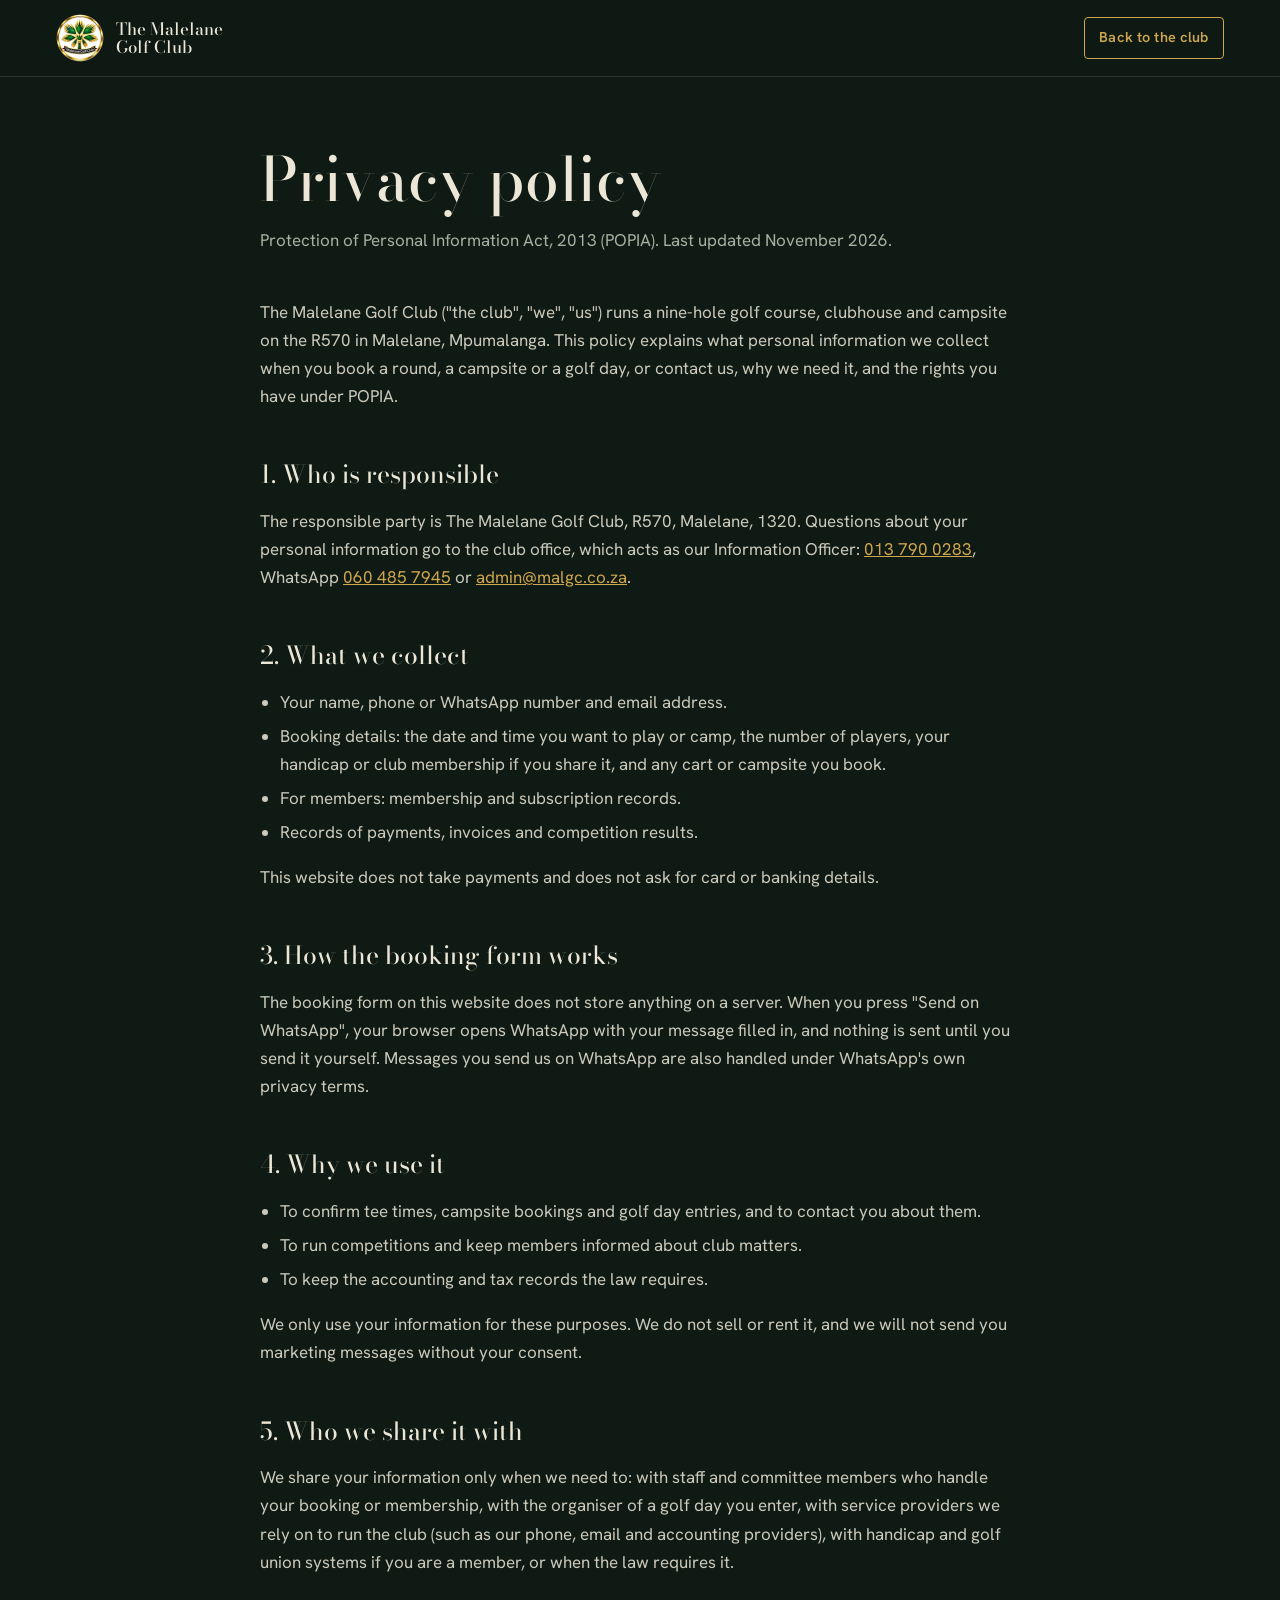
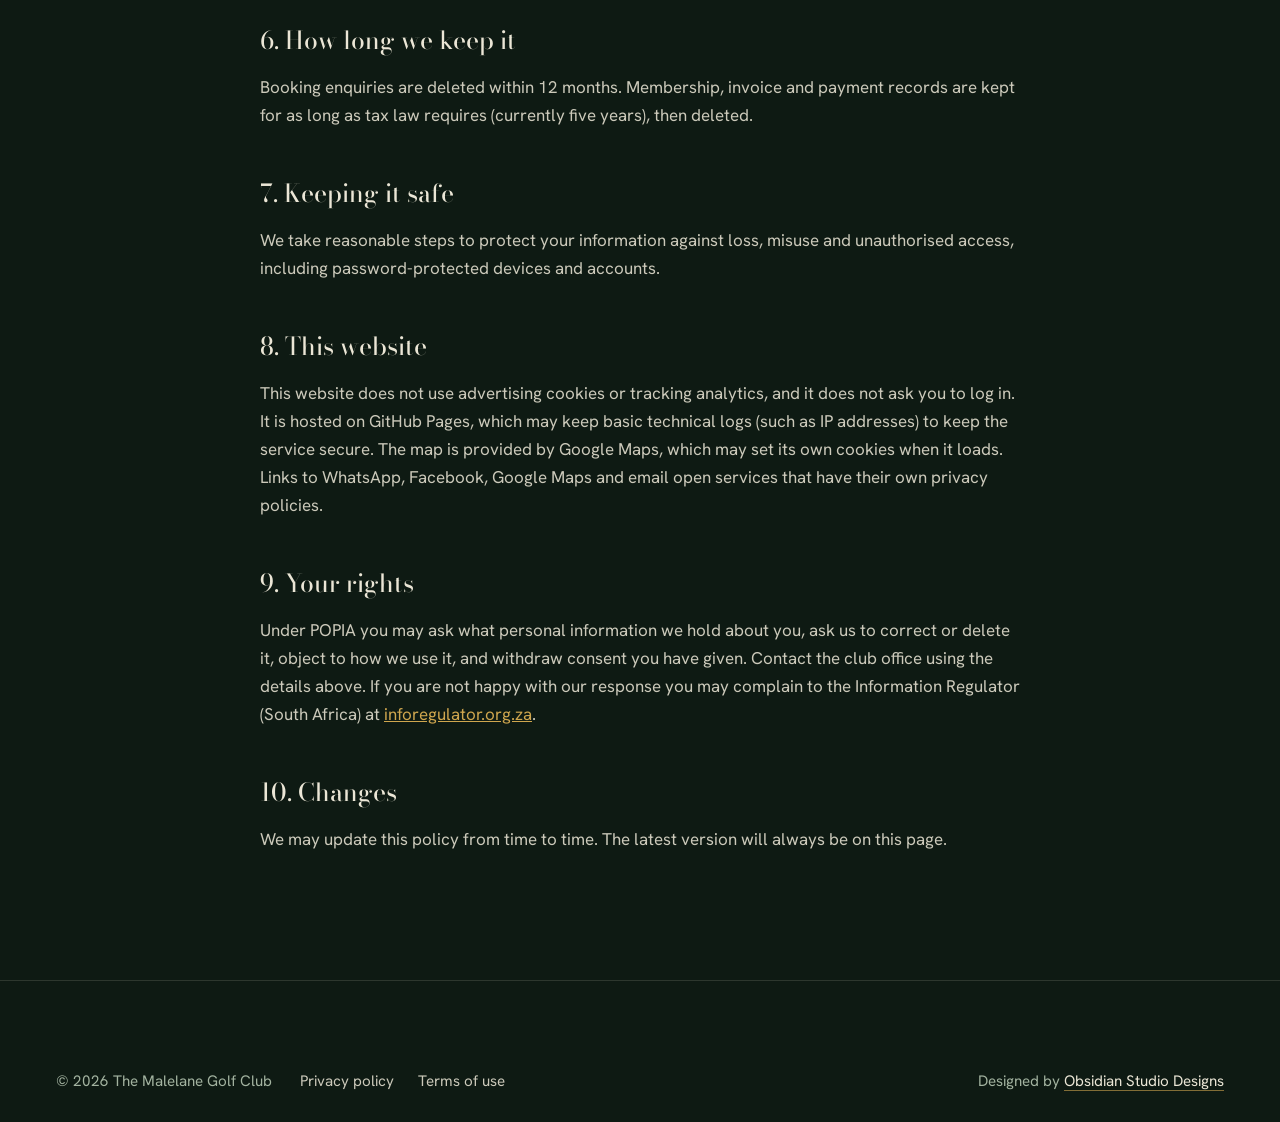
<file: privacy.html>
<!DOCTYPE html>
<html lang="en-ZA" class="no-js">
<head>
<meta charset="utf-8">
<meta name="viewport" content="width=device-width, initial-scale=1, viewport-fit=cover">
<title>Privacy policy | The Malelane Golf Club</title>
<meta name="description" content="How The Malelane Golf Club collects, uses and protects your personal information under POPIA.">
<meta name="robots" content="index, follow">
<link rel="canonical" href="https://obsidianstudiodesigns.github.io/The-Malelane-Golf-Club/privacy.html">
<meta name="theme-color" content="#0e1a13">
<meta name="color-scheme" content="dark">
<meta property="og:type" content="website">
<meta property="og:site_name" content="The Malelane Golf Club">
<meta property="og:title" content="Privacy policy | The Malelane Golf Club">
<meta property="og:description" content="How The Malelane Golf Club collects, uses and protects your personal information under POPIA.">
<meta property="og:image" content="https://obsidianstudiodesigns.github.io/The-Malelane-Golf-Club/assets/img/og-share.jpg">
<meta property="og:image:width" content="1200">
<meta property="og:image:height" content="630">
<link rel="icon" href="favicon.ico" sizes="any">
<link rel="icon" type="image/png" sizes="32x32" href="favicon-32.png">
<link rel="apple-touch-icon" href="apple-touch-icon.png">
<link rel="manifest" href="site.webmanifest">

<link rel="stylesheet" href="assets/css/style.css?v=3">
</head>
<body>
<a class="skip" href="#main">Skip to content</a>
<header class="nav nav--plain">
  <div class="nav__inner">
    <a class="brand" href="./" aria-label="The Malelane Golf Club, home">
      <img src="assets/img/badge-192.webp" alt="" width="48" height="48">
      <span class="brand__name">The Malelane<br>Golf Club</span>
    </a>
    <a class="btn btn--line" href="./">Back to the club</a>
  </div>
</header>
<main id="main">
<section class="legal"><div class="wrap">
<h1>Privacy policy</h1>
<p class="updated">Protection of Personal Information Act, 2013 (POPIA). Last updated November 2026.</p>

<p>The Malelane Golf Club ("the club", "we", "us") runs a nine-hole golf course, clubhouse and campsite on the R570 in Malelane, Mpumalanga. This policy explains what personal information we collect when you book a round, a campsite or a golf day, or contact us, why we need it, and the rights you have under POPIA.</p>

<h2>1. Who is responsible</h2>
<p>The responsible party is The Malelane Golf Club, R570, Malelane, 1320. Questions about your personal information go to the club office, which acts as our Information Officer: <a href="tel:+27137900283">013 790 0283</a>, WhatsApp <a href="https://wa.me/27604857945">060 485 7945</a> or <a href="mailto:admin@malgc.co.za">admin@malgc.co.za</a>.</p>

<h2>2. What we collect</h2>
<ul>
<li>Your name, phone or WhatsApp number and email address.</li>
<li>Booking details: the date and time you want to play or camp, the number of players, your handicap or club membership if you share it, and any cart or campsite you book.</li>
<li>For members: membership and subscription records.</li>
<li>Records of payments, invoices and competition results.</li>
</ul>
<p>This website does not take payments and does not ask for card or banking details.</p>

<h2>3. How the booking form works</h2>
<p>The booking form on this website does not store anything on a server. When you press "Send on WhatsApp", your browser opens WhatsApp with your message filled in, and nothing is sent until you send it yourself. Messages you send us on WhatsApp are also handled under WhatsApp's own privacy terms.</p>

<h2>4. Why we use it</h2>
<ul>
<li>To confirm tee times, campsite bookings and golf day entries, and to contact you about them.</li>
<li>To run competitions and keep members informed about club matters.</li>
<li>To keep the accounting and tax records the law requires.</li>
</ul>
<p>We only use your information for these purposes. We do not sell or rent it, and we will not send you marketing messages without your consent.</p>

<h2>5. Who we share it with</h2>
<p>We share your information only when we need to: with staff and committee members who handle your booking or membership, with the organiser of a golf day you enter, with service providers we rely on to run the club (such as our phone, email and accounting providers), with handicap and golf union systems if you are a member, or when the law requires it.</p>

<h2>6. How long we keep it</h2>
<p>Booking enquiries are deleted within 12 months. Membership, invoice and payment records are kept for as long as tax law requires (currently five years), then deleted.</p>

<h2>7. Keeping it safe</h2>
<p>We take reasonable steps to protect your information against loss, misuse and unauthorised access, including password-protected devices and accounts.</p>

<h2>8. This website</h2>
<p>This website does not use advertising cookies or tracking analytics, and it does not ask you to log in. It is hosted on GitHub Pages, which may keep basic technical logs (such as IP addresses) to keep the service secure. The map is provided by Google Maps, which may set its own cookies when it loads. Links to WhatsApp, Facebook, Google Maps and email open services that have their own privacy policies.</p>

<h2>9. Your rights</h2>
<p>Under POPIA you may ask what personal information we hold about you, ask us to correct or delete it, object to how we use it, and withdraw consent you have given. Contact the club office using the details above. If you are not happy with our response you may complain to the Information Regulator (South Africa) at <a href="https://inforegulator.org.za/" target="_blank" rel="noopener">inforegulator.org.za</a>.</p>

<h2>10. Changes</h2>
<p>We may update this policy from time to time. The latest version will always be on this page.</p>
</div></section>
</main>
<footer class="footer">
  <div class="wrap">
    <div class="footer__bottom" style="border-top:0;padding-top:0">
      <p>&copy; 2026 The Malelane Golf Club</p>
      <ul class="footer__legal">
        <li><a href="privacy.html">Privacy policy</a></li>
        <li><a href="terms.html">Terms of use</a></li>
      </ul>
      <p class="credit">Designed by <a href="https://obsidianstudiodesigns.co.za/" target="_blank" rel="noopener">Obsidian Studio Designs</a></p>
    </div>
  </div>
</footer>
</body>
</html>
</file>
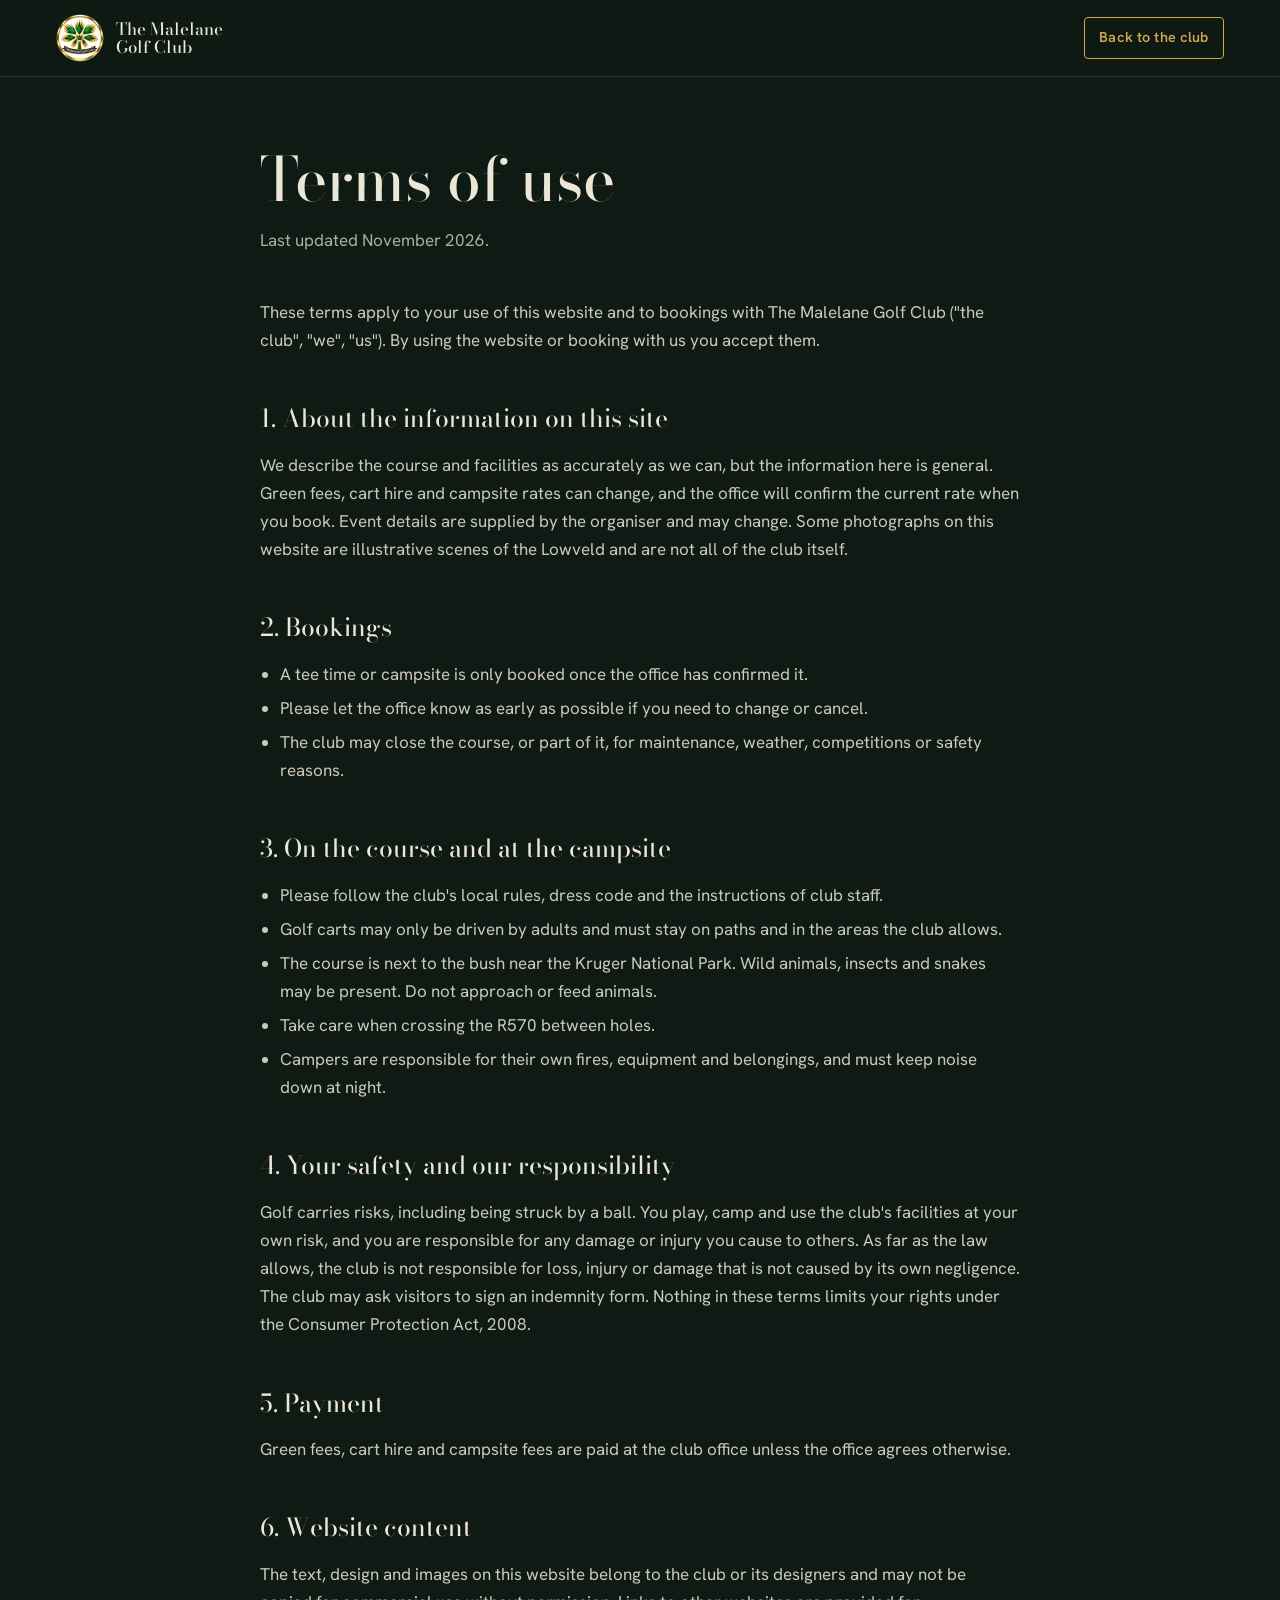
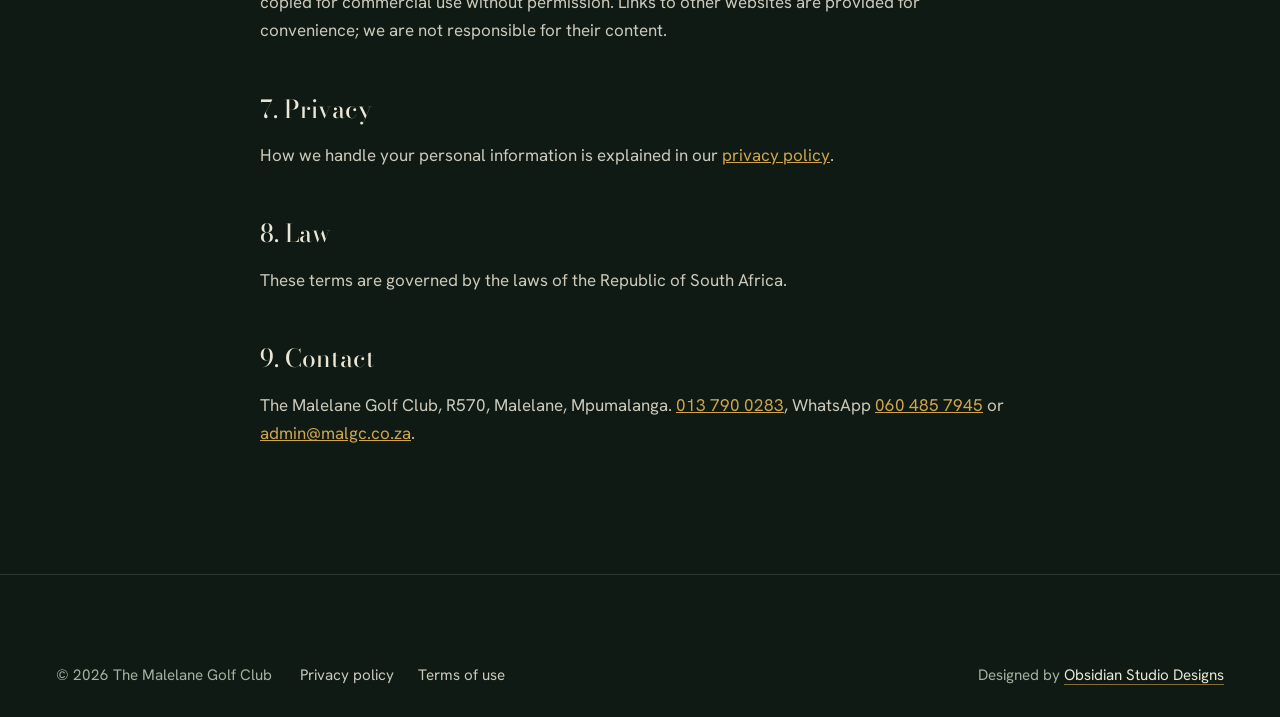
<file: terms.html>
<!DOCTYPE html>
<html lang="en-ZA" class="no-js">
<head>
<meta charset="utf-8">
<meta name="viewport" content="width=device-width, initial-scale=1, viewport-fit=cover">
<title>Terms of use | The Malelane Golf Club</title>
<meta name="description" content="Terms for using The Malelane Golf Club website and for tee time, campsite and golf day bookings.">
<meta name="robots" content="index, follow">
<link rel="canonical" href="https://obsidianstudiodesigns.github.io/The-Malelane-Golf-Club/terms.html">
<meta name="theme-color" content="#0e1a13">
<meta name="color-scheme" content="dark">
<meta property="og:type" content="website">
<meta property="og:site_name" content="The Malelane Golf Club">
<meta property="og:title" content="Terms of use | The Malelane Golf Club">
<meta property="og:description" content="Terms for using The Malelane Golf Club website and for tee time, campsite and golf day bookings.">
<meta property="og:image" content="https://obsidianstudiodesigns.github.io/The-Malelane-Golf-Club/assets/img/og-share.jpg">
<meta property="og:image:width" content="1200">
<meta property="og:image:height" content="630">
<link rel="icon" href="favicon.ico" sizes="any">
<link rel="icon" type="image/png" sizes="32x32" href="favicon-32.png">
<link rel="apple-touch-icon" href="apple-touch-icon.png">
<link rel="manifest" href="site.webmanifest">

<link rel="stylesheet" href="assets/css/style.css?v=3">
</head>
<body>
<a class="skip" href="#main">Skip to content</a>
<header class="nav nav--plain">
  <div class="nav__inner">
    <a class="brand" href="./" aria-label="The Malelane Golf Club, home">
      <img src="assets/img/badge-192.webp" alt="" width="48" height="48">
      <span class="brand__name">The Malelane<br>Golf Club</span>
    </a>
    <a class="btn btn--line" href="./">Back to the club</a>
  </div>
</header>
<main id="main">
<section class="legal"><div class="wrap">
<h1>Terms of use</h1>
<p class="updated">Last updated November 2026.</p>

<p>These terms apply to your use of this website and to bookings with The Malelane Golf Club ("the club", "we", "us"). By using the website or booking with us you accept them.</p>

<h2>1. About the information on this site</h2>
<p>We describe the course and facilities as accurately as we can, but the information here is general. Green fees, cart hire and campsite rates can change, and the office will confirm the current rate when you book. Event details are supplied by the organiser and may change. Some photographs on this website are illustrative scenes of the Lowveld and are not all of the club itself.</p>

<h2>2. Bookings</h2>
<ul>
<li>A tee time or campsite is only booked once the office has confirmed it.</li>
<li>Please let the office know as early as possible if you need to change or cancel.</li>
<li>The club may close the course, or part of it, for maintenance, weather, competitions or safety reasons.</li>
</ul>

<h2>3. On the course and at the campsite</h2>
<ul>
<li>Please follow the club's local rules, dress code and the instructions of club staff.</li>
<li>Golf carts may only be driven by adults and must stay on paths and in the areas the club allows.</li>
<li>The course is next to the bush near the Kruger National Park. Wild animals, insects and snakes may be present. Do not approach or feed animals.</li>
<li>Take care when crossing the R570 between holes.</li>
<li>Campers are responsible for their own fires, equipment and belongings, and must keep noise down at night.</li>
</ul>

<h2>4. Your safety and our responsibility</h2>
<p>Golf carries risks, including being struck by a ball. You play, camp and use the club's facilities at your own risk, and you are responsible for any damage or injury you cause to others. As far as the law allows, the club is not responsible for loss, injury or damage that is not caused by its own negligence. The club may ask visitors to sign an indemnity form. Nothing in these terms limits your rights under the Consumer Protection Act, 2008.</p>

<h2>5. Payment</h2>
<p>Green fees, cart hire and campsite fees are paid at the club office unless the office agrees otherwise.</p>

<h2>6. Website content</h2>
<p>The text, design and images on this website belong to the club or its designers and may not be copied for commercial use without permission. Links to other websites are provided for convenience; we are not responsible for their content.</p>

<h2>7. Privacy</h2>
<p>How we handle your personal information is explained in our <a href="privacy.html">privacy policy</a>.</p>

<h2>8. Law</h2>
<p>These terms are governed by the laws of the Republic of South Africa.</p>

<h2>9. Contact</h2>
<p>The Malelane Golf Club, R570, Malelane, Mpumalanga. <a href="tel:+27137900283">013 790 0283</a>, WhatsApp <a href="https://wa.me/27604857945">060 485 7945</a> or <a href="mailto:admin@malgc.co.za">admin@malgc.co.za</a>.</p>
</div></section>
</main>
<footer class="footer">
  <div class="wrap">
    <div class="footer__bottom" style="border-top:0;padding-top:0">
      <p>&copy; 2026 The Malelane Golf Club</p>
      <ul class="footer__legal">
        <li><a href="privacy.html">Privacy policy</a></li>
        <li><a href="terms.html">Terms of use</a></li>
      </ul>
      <p class="credit">Designed by <a href="https://obsidianstudiodesigns.co.za/" target="_blank" rel="noopener">Obsidian Studio Designs</a></p>
    </div>
  </div>
</footer>
</body>
</html>
</file>
<file: assets/css/style.css>
/* The Malelane Golf Club
   Dark bushveld palette taken from the club badge: deep canopy green, bone, badge gold.
   Deliberately dark only, in the spirit of the Lowveld club sites the client likes. */

@font-face {
  font-family: "Bodoni Moda";
  src: url("../fonts/bodoni-moda.woff2") format("woff2");
  font-weight: 400 900;
  font-style: normal;
  font-display: swap;
}
@font-face {
  font-family: "Bodoni Moda";
  src: url("../fonts/bodoni-moda-italic.woff2") format("woff2");
  font-weight: 400 900;
  font-style: italic;
  font-display: swap;
}
@font-face {
  font-family: "Hanken Grotesk";
  src: url("../fonts/hanken-grotesk.woff2") format("woff2");
  font-weight: 100 900;
  font-style: normal;
  font-display: swap;
}

:root {
  --ink: #0e1a13;
  --shade: #132219;
  --moss: #1b2e21;
  --line: rgb(235 230 214 / .14);
  --bone: #ebe6d6;
  --sage: #a3b3a0;
  --gold: #cfa64e;
  --gold-hi: #dcb862;
  --on-gold: #17150d;

  --serif: "Bodoni Moda", "Didot", "Bodoni 72", Georgia, serif;
  --sans: "Hanken Grotesk", system-ui, -apple-system, "Segoe UI", sans-serif;

  --wrap: 1240px;
  --gutter: clamp(20px, 4.5vw, 56px);
  --radius: 4px;
  --ease: cubic-bezier(.16, 1, .3, 1);
  --nav-h: 76px;
}

*, *::before, *::after { box-sizing: border-box; }
html { -webkit-text-size-adjust: 100%; scroll-behavior: smooth; scroll-padding-top: var(--nav-h); }
body {
  margin: 0;
  background: var(--ink);
  color: var(--bone);
  font: 400 1.0625rem/1.65 var(--sans);
  -webkit-font-smoothing: antialiased;
  text-rendering: optimizeLegibility;
  overflow-x: hidden;
}
img { display: block; max-width: 100%; height: auto; }
a { color: inherit; }
p { margin: 0 0 1em; }
h1, h2, h3 { margin: 0; font-weight: 450; }
ul { margin: 0; padding: 0; list-style: none; }
button, input, select, textarea { font: inherit; color: inherit; }
:focus-visible { outline: 2px solid var(--gold); outline-offset: 3px; border-radius: 2px; }
::selection { background: var(--gold); color: var(--on-gold); }

.sr { position: absolute; width: 1px; height: 1px; padding: 0; margin: -1px; overflow: hidden; clip: rect(0 0 0 0); white-space: nowrap; border: 0; }
.skip { position: absolute; left: 16px; top: -60px; z-index: 100; padding: 10px 16px; background: var(--gold); color: var(--on-gold); border-radius: var(--radius); text-decoration: none; font-weight: 600; }
.skip:focus { top: 16px; }

.wrap { width: 100%; max-width: calc(var(--wrap) + var(--gutter) * 2); margin-inline: auto; padding-inline: var(--gutter); }

.ico { width: 1.25em; height: 1.25em; flex: none; }
.nowrap { white-space: nowrap; }

.h2 {
  font-family: var(--serif);
  font-size: clamp(2.1rem, 1.4rem + 2.6vw, 3.6rem);
  line-height: 1.06;
  letter-spacing: -.015em;
  font-variation-settings: "opsz" 96;
  text-wrap: balance;
}

/* Buttons: one shape rule, 4px radius everywhere */
.btn {
  display: inline-flex; align-items: center; justify-content: center; gap: .55em;
  min-height: 50px; padding: .8em 1.5em;
  border-radius: var(--radius); border: 1px solid transparent;
  font-weight: 600; font-size: .98rem; letter-spacing: .01em; line-height: 1.1;
  text-decoration: none; white-space: nowrap; cursor: pointer;
  transition: background-color .25s var(--ease), border-color .25s var(--ease), color .25s var(--ease), transform .15s var(--ease);
}
.btn:active { transform: translateY(1px) scale(.99); }
.btn--gold { background: var(--gold); color: var(--on-gold); }
.btn--gold:hover { background: var(--gold-hi); }
.btn--ghost { border-color: rgb(235 230 214 / .55); color: var(--bone); background: rgb(14 26 19 / .25); backdrop-filter: blur(6px); -webkit-backdrop-filter: blur(6px); }
.btn--ghost:hover { border-color: var(--bone); background: rgb(14 26 19 / .45); }
.btn--line { border-color: var(--gold); color: var(--gold); background: transparent; }
.btn--line:hover { background: var(--gold); color: var(--on-gold); }

.link { color: var(--gold); font-weight: 600; text-decoration: underline; text-decoration-thickness: 1px; text-underline-offset: .25em; }
.link:hover { color: var(--gold-hi); }

/* Navigation */
.nav {
  position: fixed; inset: 0 0 auto; z-index: 50;
  transition: background-color .4s var(--ease), border-color .4s var(--ease), transform .4s var(--ease);
  border-bottom: 1px solid transparent;
}
.nav::before {
  content: ""; position: absolute; inset: 0 0 -40px; z-index: -1; pointer-events: none;
  background: linear-gradient(rgb(8 15 11 / .78), rgb(8 15 11 / .3) 60%, transparent);
  transition: opacity .4s var(--ease);
}
.nav.is-solid { background: rgb(14 26 19 / .92); backdrop-filter: blur(12px); -webkit-backdrop-filter: blur(12px); border-bottom-color: var(--line); }
.nav.is-solid::before { opacity: 0; }
.nav__inner {
  max-width: calc(var(--wrap) + var(--gutter) * 2); margin-inline: auto; padding-inline: var(--gutter);
  height: var(--nav-h); display: flex; align-items: center; gap: 32px;
}
.brand { display: flex; align-items: center; gap: 12px; text-decoration: none; margin-right: auto; }
.brand img { width: 48px; height: 48px; }
.brand__name { font-family: var(--serif); font-size: 1.06rem; line-height: 1.08; font-variation-settings: "opsz" 24; font-weight: 500; }
.nav__links { display: flex; gap: 30px; }
.nav__links a { text-decoration: none; font-size: .97rem; font-weight: 500; color: rgb(235 230 214 / .86); position: relative; padding-block: 6px; }
.nav__links a::after { content: ""; position: absolute; left: 0; right: 0; bottom: 0; height: 1px; background: var(--gold); transform: scaleX(0); transform-origin: left; transition: transform .35s var(--ease); }
.nav__links a:hover { color: var(--bone); }
.nav__links a:hover::after { transform: scaleX(1); }
.nav__cta { min-height: 44px; padding: .65em 1.2em; font-size: .93rem; }
.nav__toggle { display: none; width: 46px; height: 46px; align-items: center; justify-content: center; background: none; border: 1px solid var(--line); border-radius: var(--radius); cursor: pointer; }
.nav__toggle .ico { width: 24px; height: 24px; }

.menu {
  position: fixed; inset: 0; z-index: 45; background: var(--ink);
  padding: calc(var(--nav-h) + 24px) var(--gutter) max(28px, env(safe-area-inset-bottom));
  display: flex; flex-direction: column; justify-content: space-between;
}
.menu[hidden] { display: none; }
.menu nav { display: flex; flex-direction: column; }
.menu nav a { font-family: var(--serif); font-size: clamp(2rem, 9vw, 2.8rem); line-height: 1.2; text-decoration: none; padding: .22em 0; border-bottom: 1px solid var(--line); font-variation-settings: "opsz" 72; }
.menu nav a:last-child { color: var(--gold); border-bottom: 0; }
.menu__foot { display: grid; gap: 14px; }
.menu__foot a { display: flex; align-items: center; gap: 12px; text-decoration: none; color: var(--sage); font-size: 1.05rem; }
.js .menu.is-open nav a { animation: menu-in .5s var(--ease) both; }
.js .menu.is-open nav a:nth-child(2) { animation-delay: .04s; }
.js .menu.is-open nav a:nth-child(3) { animation-delay: .08s; }
.js .menu.is-open nav a:nth-child(4) { animation-delay: .12s; }
.js .menu.is-open nav a:nth-child(5) { animation-delay: .16s; }
@keyframes menu-in { from { opacity: 0; transform: translateY(14px); } to { opacity: 1; transform: none; } }

/* Hero */
.hero { position: relative; min-height: 100vh; min-height: 100dvh; display: flex; align-items: flex-end; isolation: isolate; overflow: hidden; }
.hero__media, .hero__media img { position: absolute; inset: 0; width: 100%; height: 100%; }
.hero__media { z-index: -2; }
.hero__media img { object-fit: cover; object-position: 50% 60%; }
.hero::after {
  content: ""; position: absolute; inset: 0; z-index: -1;
  background:
    linear-gradient(to top, rgb(14 26 19 / .96) 0%, rgb(14 26 19 / .55) 34%, rgb(14 26 19 / 0) 62%),
    linear-gradient(to right, rgb(14 26 19 / .55), rgb(14 26 19 / 0) 60%);
}
.hero__content { padding-bottom: clamp(56px, 10vh, 112px); padding-top: calc(var(--nav-h) + 40px); }
.hero__title {
  font-family: var(--serif); font-weight: 450;
  font-size: clamp(2.7rem, 1.2rem + 4.6vw, 5.2rem);
  line-height: 1.02; letter-spacing: -.02em; max-width: 17ch;
  font-variation-settings: "opsz" 96; text-wrap: balance;
}
.hero__sub { margin: 26px 0 34px; max-width: 46ch; font-size: clamp(1.05rem, .98rem + .3vw, 1.2rem); color: rgb(235 230 214 / .9); }
.hero__ctas { display: flex; flex-wrap: wrap; gap: 12px; }

.js .hero__media img { animation: hero-settle 2.6s var(--ease) both; }
.js .hero__title, .js .hero__sub, .js .hero__ctas { animation: rise 1.1s var(--ease) both; }
.js .hero__title { animation-delay: .25s; }
.js .hero__sub { animation-delay: .45s; }
.js .hero__ctas { animation-delay: .6s; }
@keyframes hero-settle { from { transform: scale(1.08); opacity: .5; } to { transform: scale(1); opacity: 1; } }
@keyframes rise { from { opacity: 0; transform: translateY(22px); } to { opacity: 1; transform: none; } }

/* Intro */
.intro { padding-block: clamp(80px, 12vw, 160px) clamp(64px, 9vw, 120px); display: grid; grid-template-columns: minmax(0, 1fr); gap: 56px; }
.intro__lead {
  font-family: var(--serif); font-size: clamp(1.7rem, 1.1rem + 2.1vw, 2.85rem);
  line-height: 1.22; letter-spacing: -.01em; max-width: 30ch; margin: 0;
  font-variation-settings: "opsz" 60; text-wrap: pretty;
}
.facts { display: grid; grid-template-columns: repeat(3, minmax(0, 1fr)); margin: 0; border-top: 1px solid var(--line); }
.facts div { padding: 22px 24px 0 0; }
.facts div + div { padding-left: 24px; border-left: 1px solid var(--line); }
.facts dt { font-size: .9rem; color: var(--sage); margin-bottom: 6px; }
.facts dd { margin: 0; font-family: var(--serif); font-size: clamp(1.25rem, 1rem + .9vw, 1.7rem); font-variation-settings: "opsz" 36; line-height: 1.2; }

/* Course */
.course { padding-bottom: clamp(80px, 11vw, 150px); }
.course__grid { display: grid; grid-template-columns: minmax(0, 1.45fr) minmax(0, 1fr); gap: clamp(36px, 6vw, 96px); align-items: start; }
.course__hero { margin: 0; position: relative; }
.course__hero img { width: 100%; aspect-ratio: 1 / 1.08; object-fit: cover; object-position: 50% 50%; border-radius: var(--radius); }
.course__text { padding-top: clamp(0px, 4vw, 56px); }
.course__text .h2 { margin-bottom: 28px; max-width: 14ch; }
.course__text > p { color: rgb(235 230 214 / .82); max-width: 46ch; }
.course__marker { margin: 40px 0 0; display: grid; grid-template-columns: 132px minmax(0, 1fr); gap: 22px; align-items: end; }
.course__marker img { width: 132px; aspect-ratio: 3 / 5; object-fit: cover; object-position: 50% 45%; border-radius: var(--radius); }
.course__marker figcaption { font-size: .95rem; color: var(--sage); line-height: 1.55; padding-bottom: 4px; }

/* Photo strip: the club's own photos, uneven widths so it reads as a set, not three cards */
.strip { display: grid; grid-template-columns: 5fr 4fr 3fr; gap: clamp(12px, 1.4vw, 20px); margin-top: clamp(48px, 7vw, 96px); }
.strip__item { margin: 0; overflow: hidden; border-radius: var(--radius); height: clamp(240px, 26vw, 380px); background: var(--shade); }
.strip__item img { width: 100%; height: 100%; object-fit: cover; transition: transform 1.2s var(--ease); }
.strip__item--swing img { object-position: 20% 50%; }
.strip__item--ball img { object-position: 30% 70%; }
@media (hover: hover) { .strip__item:hover img { transform: scale(1.03); } }

/* Band */
.band { position: relative; min-height: min(92vh, 860px); display: grid; align-items: center; overflow: hidden; isolation: isolate; text-align: center; }
.band__media { position: absolute; inset: -12% 0; z-index: -2; }
.band__media img { width: 100%; height: 100%; object-fit: cover; object-position: 50% 50%; }
.band::after { content: ""; position: absolute; inset: 0; z-index: -1; background: linear-gradient(rgb(14 26 19 / .92), rgb(14 26 19 / .5) 30%, rgb(14 26 19 / .4) 70%, rgb(14 26 19 / .96)); }
.band__sub { font-weight: 500; font-size: 1.15rem; opacity: 1 !important; }
.band__quote, .band__sub { text-shadow: 0 2px 30px rgb(8 15 11 / .55); }
.band__quote {
  font-family: var(--serif); font-style: italic; font-weight: 400;
  font-size: clamp(2.8rem, 1rem + 6.4vw, 6.6rem); line-height: 1.1; letter-spacing: -.02em;
  margin: 0 auto; padding-bottom: .06em; max-width: 12ch; font-variation-settings: "opsz" 96; text-wrap: balance;
  transform: translateY(-6vh);
}
.band__sub { color: var(--bone); opacity: .85; font-size: 1.1rem; margin: 18px 0 0; transform: translateY(-6vh); }
@supports (animation-timeline: view()) {
  @media (prefers-reduced-motion: no-preference) {
    .band__media { animation: drift linear both; animation-timeline: view(); animation-range: cover; }
    @keyframes drift { from { transform: translateY(-8%); } to { transform: translateY(8%); } }
  }
}

/* Stay / bento */
.stay { padding-block: clamp(80px, 11vw, 150px); }
.stay__title { max-width: 16ch; margin-bottom: clamp(36px, 5vw, 64px); }
.bento { display: grid; grid-template-columns: minmax(0, 1.65fr) minmax(0, 1fr); gap: clamp(14px, 1.6vw, 22px); }
.tile { position: relative; overflow: hidden; border-radius: var(--radius); background: var(--shade); isolation: isolate; min-height: 420px; display: flex; align-items: flex-end; }
.tile img { position: absolute; inset: 0; width: 100%; height: 100%; object-fit: cover; z-index: -2; transition: transform 1.2s var(--ease); }
.tile::after { content: ""; position: absolute; inset: 0; z-index: -1; background: linear-gradient(to top, rgb(10 19 13 / .92) 0%, rgb(10 19 13 / .5) 38%, rgb(10 19 13 / 0) 66%); }
.tile__body { padding: clamp(22px, 2.6vw, 36px); max-width: 44ch; }
.tile h3 { font-family: var(--serif); font-size: clamp(1.5rem, 1.1rem + 1.1vw, 2.1rem); line-height: 1.1; margin-bottom: 10px; font-variation-settings: "opsz" 48; }
.tile p { color: rgb(235 230 214 / .86); margin: 0; font-size: 1rem; }
.tile .link { display: inline-block; margin-top: 14px; }
@media (hover: hover) { .tile:hover img { transform: scale(1.035); } }
.tile--clubhouse { min-height: clamp(420px, 40vw, 560px); }
.tile--pool { min-height: clamp(420px, 40vw, 560px); }
.tile--camping { min-height: clamp(460px, 46vw, 640px); }
.tile--carts { min-height: clamp(460px, 46vw, 640px); }
.tile--carts img { object-position: 30% 50%; }
.tile--camping .tile__body { max-width: 52ch; }
@media (min-width: 761px) {
  /* second row mirrors the first so the grid has rhythm: wide/narrow, then narrow/wide */
  .bento { grid-template-columns: repeat(8, minmax(0, 1fr)); }
  .tile--clubhouse { grid-column: 1 / 6; }
  .tile--pool { grid-column: 6 / 9; }
  .tile--carts { grid-column: 1 / 4; grid-row: 2; }
  .tile--camping { grid-column: 4 / 9; grid-row: 2; }
}

/* What's on */
.whatson { background: var(--shade); border-block: 1px solid var(--line); padding-block: clamp(80px, 11vw, 150px); }
.whatson__title { margin-bottom: clamp(32px, 4vw, 52px); }
.week { display: grid; grid-template-columns: repeat(4, minmax(0, 1fr)); border-top: 1px solid var(--line); border-bottom: 1px solid var(--line); }
.week__day { padding: 28px 28px 30px 0; }
.week__day + .week__day { padding-left: 28px; border-left: 1px solid var(--line); }
.week__day h3 { font-family: var(--sans); font-size: .95rem; font-weight: 500; color: var(--sage); margin-bottom: 10px; }
.week__what { font-family: var(--serif); font-size: clamp(1.3rem, 1rem + .8vw, 1.65rem); line-height: 1.15; font-variation-settings: "opsz" 36; margin-bottom: 10px; }
.week__day > p:last-child { color: rgb(235 230 214 / .78); font-size: .97rem; margin: 0; }
.week__day--special .week__what { color: var(--gold); }

.events { margin-top: clamp(56px, 7vw, 96px); display: grid; }
.event { display: grid; grid-template-columns: 150px minmax(0, 1fr); gap: clamp(24px, 4vw, 64px); padding-block: clamp(32px, 4vw, 48px); border-top: 1px solid var(--line); }
.event.is-first { border-top: 0; padding-top: 0; }
.event[hidden] { display: none; }
.event--later { grid-template-columns: minmax(0, 1fr); }
.event__date { font-family: var(--serif); line-height: .9; border-left: 1px solid var(--gold); padding-left: 18px; align-self: start; }
.event__day { display: block; font-size: clamp(4rem, 2.6rem + 3.4vw, 6rem); color: var(--gold); font-variation-settings: "opsz" 96; letter-spacing: -.04em; }
.event__month { display: block; font-size: 1.4rem; font-style: italic; margin-top: 8px; }
.event__title { font-family: var(--serif); font-size: clamp(1.8rem, 1.2rem + 1.8vw, 2.7rem); line-height: 1.08; font-variation-settings: "opsz" 72; margin-bottom: 8px; }
.event__when { color: var(--gold); font-weight: 500; margin-bottom: 14px; }
.event__body > p:not(.event__when) { color: rgb(235 230 214 / .84); max-width: 62ch; }
.event__fees { display: flex; flex-wrap: wrap; gap: 14px 40px; margin: 22px 0 28px; }
.event__fees dt { color: var(--sage); font-size: .9rem; }
.event__fees dd { margin: 2px 0 0; font-family: var(--serif); font-size: 1.5rem; font-variation-settings: "opsz" 36; }
.fees { border-collapse: collapse; margin: 22px 0 30px; width: 100%; max-width: 440px; font-variant-numeric: tabular-nums; }
.fees th, .fees td { text-align: left; padding: 10px 0; }
.fees thead th { color: var(--sage); font-weight: 500; font-size: .9rem; border-bottom: 1px solid var(--line); }
.fees tbody th { font-weight: 500; }
.fees td { font-family: var(--serif); font-size: 1.2rem; font-variation-settings: "opsz" 24; }

/* Results */
.results { padding-block: clamp(80px, 11vw, 150px); }
.results__title { margin-bottom: clamp(32px, 4vw, 52px); }
.results__grid { display: grid; grid-template-columns: minmax(0, 1.7fr) minmax(0, 1fr); gap: clamp(16px, 2vw, 24px); align-items: start; }
.card { background: var(--moss); border: 1px solid var(--line); border-radius: var(--radius); padding: clamp(24px, 3vw, 40px); }
.card__head { display: flex; flex-wrap: wrap; align-items: baseline; justify-content: space-between; gap: 6px 20px; padding-bottom: 20px; margin-bottom: 22px; border-bottom: 1px solid var(--line); }
.card__head h3 { font-family: var(--serif); font-size: clamp(1.6rem, 1.2rem + 1.1vw, 2.2rem); line-height: 1.1; font-variation-settings: "opsz" 60; }
.card__head p { margin: 0; color: var(--sage); font-size: .95rem; }
.card__cols { display: grid; grid-template-columns: 1fr 1fr; gap: 32px; }
.card h4 { font-family: var(--sans); font-size: .9rem; font-weight: 500; color: var(--sage); margin: 0 0 8px; }
.board { margin: 0; padding: 0; list-style: none; counter-reset: pos; }
.board li { counter-increment: pos; display: grid; grid-template-columns: 28px minmax(0, 1fr) auto; gap: 10px; align-items: baseline; padding: 9px 0; }
.board li::before { content: counter(pos); font-family: var(--serif); color: var(--gold); font-size: 1.05rem; }
.board li span:last-child { font-family: var(--serif); font-size: 1.25rem; font-variant-numeric: tabular-nums; font-variation-settings: "opsz" 24; white-space: nowrap; }
.board li:first-child span:first-child { font-weight: 600; }
.card__extra { margin: 22px 0 0; padding-top: 18px; border-top: 1px solid var(--line); display: grid; gap: 12px; }
.card__extra div { display: grid; grid-template-columns: 170px minmax(0, 1fr); gap: 16px; }
.card__extra dt { color: var(--sage); font-size: .93rem; }
.card__extra dd { margin: 0; font-size: .97rem; }
.card--ips .card__extra div { grid-template-columns: minmax(0, 1fr); gap: 2px; }
.card .link { display: inline-block; margin-top: 22px; }

/* Rates */
.rates { padding-block: clamp(80px, 11vw, 150px) clamp(64px, 8vw, 110px); }
.rates__intro { color: rgb(235 230 214 / .82); max-width: 60ch; margin: 18px 0 clamp(28px, 3.5vw, 44px); }
.tabs__list { display: flex; gap: 6px; flex-wrap: wrap; border-bottom: 1px solid var(--line); margin-bottom: clamp(28px, 3.5vw, 44px); }
.tabs__list [role="tab"] { background: none; border: 0; border-bottom: 2px solid transparent; margin-bottom: -1px; padding: 12px 18px 14px; cursor: pointer; color: var(--sage); font-weight: 500; font-size: 1rem; transition: color .2s var(--ease), border-color .2s var(--ease); }
.tabs__list [role="tab"]:hover { color: var(--bone); }
.tabs__list [role="tab"][aria-selected="true"] { color: var(--bone); border-bottom-color: var(--gold); }
.tabs__panel[hidden] { display: none; }
.tabs__panel:focus-visible { outline-offset: 8px; }
.js .tabs__panel:not([hidden]) { animation: rise .45s var(--ease) both; }
.ratecols { display: grid; grid-template-columns: repeat(2, minmax(0, 1fr)); gap: clamp(28px, 4vw, 56px) clamp(32px, 5vw, 80px); align-items: start; }
.rate { width: 100%; border-collapse: collapse; font-variant-numeric: tabular-nums; }
.rate caption { text-align: left; font-family: var(--serif); font-size: 1.45rem; font-variation-settings: "opsz" 36; padding-bottom: 12px; }
.rate th, .rate td { text-align: left; padding: 11px 0; border-bottom: 1px solid var(--line); }
.rate thead th { color: var(--sage); font-weight: 500; font-size: .88rem; padding-top: 0; }
.rate tbody th { font-weight: 400; color: rgb(235 230 214 / .88); padding-right: 16px; }
.rate td { font-family: var(--serif); font-size: 1.2rem; font-variation-settings: "opsz" 24; width: 26%; white-space: nowrap; }
.rate tbody tr:last-child th, .rate tbody tr:last-child td { border-bottom: 0; }
.rate__note { grid-column: 1 / -1; color: var(--sage); margin: -8px 0 0; font-size: .95rem; }

/* Visit */
.visit { padding-block: clamp(80px, 11vw, 150px); }
.visit__grid { display: grid; grid-template-columns: minmax(0, 1.25fr) minmax(0, 1fr); gap: clamp(36px, 6vw, 96px); align-items: center; }
.visit__map { position: relative; aspect-ratio: 4 / 3.4; border-radius: var(--radius); overflow: hidden; background: var(--shade); border: 1px solid var(--line); }
.visit__map iframe { position: absolute; inset: 0; width: 100%; height: 100%; border: 0; filter: invert(.9) hue-rotate(180deg) saturate(.55) brightness(.92) contrast(.95); }
.visit__text .h2 { margin-bottom: 22px; }
.visit__text > p { color: rgb(235 230 214 / .84); max-width: 44ch; }
.contact { display: grid; gap: 20px; margin-top: 32px; }
.contact li { display: grid; grid-template-columns: 26px minmax(0, 1fr); gap: 14px; align-items: start; color: var(--sage); font-size: .95rem; line-height: 1.5; }
.contact .ico { width: 24px; height: 24px; color: var(--gold); margin-top: 1px; }
.contact a { color: var(--bone); font-size: 1.08rem; text-decoration: none; border-bottom: 1px solid transparent; transition: border-color .25s var(--ease); }
.contact a:hover { border-bottom-color: var(--gold); }

/* Book */
.book { background: var(--shade); border-top: 1px solid var(--line); padding-block: clamp(80px, 11vw, 150px); }
.book__grid { display: grid; grid-template-columns: minmax(0, 1fr) minmax(0, 1.2fr); gap: clamp(36px, 6vw, 96px); align-items: start; }
.book__intro .h2 { margin-bottom: 22px; }
.book__intro p { color: rgb(235 230 214 / .84); max-width: 40ch; }
.book__alt a { color: var(--gold); font-weight: 600; text-decoration: none; }
.form { display: grid; grid-template-columns: 1fr 1fr; gap: 22px 18px; background: var(--moss); padding: clamp(24px, 3.4vw, 44px); border-radius: var(--radius); border: 1px solid var(--line); }
.field { grid-column: 1 / -1; display: grid; gap: 8px; margin: 0; }
.field--half { grid-column: auto; }
.field label, .field legend { font-size: .95rem; font-weight: 500; color: var(--bone); }
.opt { color: var(--sage); font-weight: 400; }
.field input, .field select, .field textarea {
  width: 100%; min-height: 50px; padding: 12px 14px;
  background: rgb(14 26 19 / .7); border: 1px solid rgb(235 230 214 / .28); border-radius: var(--radius);
  font-size: 1rem; color: var(--bone); color-scheme: dark;
  transition: border-color .2s var(--ease), box-shadow .2s var(--ease);
}
.field textarea { resize: vertical; min-height: 96px; }
.field select { appearance: none; -webkit-appearance: none; background-image: linear-gradient(45deg, transparent 50%, var(--sage) 50%), linear-gradient(135deg, var(--sage) 50%, transparent 50%); background-position: calc(100% - 20px) 52%, calc(100% - 15px) 52%; background-size: 5px 5px; background-repeat: no-repeat; padding-right: 40px; }
.field input:focus, .field select:focus, .field textarea:focus { outline: none; border-color: var(--gold); box-shadow: 0 0 0 3px rgb(207 166 78 / .25); }
.field input[aria-invalid="true"] { border-color: #e58f7c; }
.field__error { margin: 0; color: #f0a593; font-size: .9rem; }
.checks { border: 0; padding: 0; display: flex; flex-wrap: wrap; gap: 10px 24px; }
.checks legend { margin-bottom: 10px; padding: 0; width: 100%; }
.checks label { display: inline-flex; align-items: center; gap: 10px; font-weight: 400; cursor: pointer; }
.checks input { width: 20px; height: 20px; min-height: 0; accent-color: var(--gold); margin: 0; }
.form__submit { grid-column: 1 / -1; width: 100%; margin-top: 4px; }
.form__note { grid-column: 1 / -1; margin: -6px 0 0; color: var(--sage); font-size: .88rem; text-align: center; }

/* Footer */
.footer { border-top: 1px solid var(--line); padding: clamp(56px, 7vw, 88px) 0 max(28px, env(safe-area-inset-bottom)); font-size: .95rem; }
.footer__top { display: grid; grid-template-columns: minmax(0, 1.6fr) minmax(0, 1fr) minmax(0, 1fr); gap: 40px; padding-bottom: 48px; }
.footer__brand { display: flex; gap: 18px; align-items: center; }
.footer__brand img { width: 72px; height: 72px; }
.footer__brand p { margin: 0; font-family: var(--serif); font-size: 1.15rem; line-height: 1.35; font-variation-settings: "opsz" 24; }
.footer__col h2 { font-family: var(--sans); font-size: .9rem; font-weight: 500; color: var(--sage); margin-bottom: 14px; }
.footer__col li + li { margin-top: 8px; }
.footer a { text-decoration: none; color: rgb(235 230 214 / .86); transition: color .2s var(--ease); }
.footer a:hover { color: var(--gold); }
.footer__bottom { display: flex; flex-wrap: wrap; align-items: center; gap: 12px 28px; padding-top: 26px; border-top: 1px solid var(--line); color: var(--sage); }
.footer__bottom p { margin: 0; }
.footer__legal { display: flex; gap: 24px; }
.credit { margin-left: auto !important; }
.credit a { color: var(--bone); text-decoration: underline; text-decoration-color: rgb(207 166 78 / .6); text-underline-offset: .25em; }

/* Legal pages */
.legal { padding: calc(var(--nav-h) + 72px) 0 110px; }
.legal .wrap { max-width: calc(760px + var(--gutter) * 2); }
.legal h1 { font-family: var(--serif); font-size: clamp(2.4rem, 1.6rem + 3vw, 3.8rem); line-height: 1.05; font-variation-settings: "opsz" 96; margin-bottom: 14px; }
.legal .updated { color: var(--sage); margin-bottom: 44px; }
.legal h2 { font-family: var(--serif); font-size: 1.55rem; font-variation-settings: "opsz" 36; margin: 44px 0 12px; }
.legal p, .legal li { color: rgb(235 230 214 / .86); }
.legal ul { list-style: disc; padding-left: 1.2em; margin-bottom: 1em; }
.legal li + li { margin-top: 6px; }
.legal a { color: var(--gold); }
.nav--plain { background: rgb(14 26 19 / .92); border-bottom-color: var(--line); }
.nav--plain::before { display: none; }
.nav--plain .brand__name { white-space: nowrap; }
.nav--plain .btn { min-height: 42px; padding: .6em 1em; font-size: .9rem; }
.notfound { min-height: 100dvh; display: grid; place-items: center; text-align: center; padding: var(--nav-h) var(--gutter) 40px; }
.notfound h1 { font-family: var(--serif); font-size: clamp(2.6rem, 1.6rem + 4vw, 4.6rem); line-height: 1.05; font-variation-settings: "opsz" 96; margin-bottom: 16px; }
.notfound p { color: var(--sage); margin-bottom: 30px; }

/* Responsive */
@media (max-width: 1080px) {
  .nav__links { gap: 22px; }
}
@media (max-width: 960px) {
  .nav__links, .nav__cta { display: none; }
  .nav__toggle { display: inline-flex; }
  .course__grid, .visit__grid, .book__grid { grid-template-columns: minmax(0, 1fr); }
  .week { grid-template-columns: repeat(2, minmax(0, 1fr)); }
  .week__day:nth-child(3) { padding-left: 0; border-left: 0; }
  .week__day:nth-child(n+3) { border-top: 1px solid var(--line); }
  .results__grid { grid-template-columns: minmax(0, 1fr); }
  .course__hero img { aspect-ratio: 4 / 3; }
  .course__text { padding-top: 0; }
  .footer__top { grid-template-columns: 1fr 1fr; }
  .footer__brand { grid-column: 1 / -1; }
}
@media (max-width: 760px) {
  :root { --nav-h: 68px; }
  .brand img { width: 42px; height: 42px; }
  .brand__name { font-size: 1rem; }
  .hero__media img { object-position: 64% 50%; }
  .strip { grid-template-columns: none; grid-auto-flow: column; grid-auto-columns: 82%; overflow-x: auto; scroll-snap-type: x mandatory; scrollbar-width: none; padding-bottom: 4px; }
  .strip::-webkit-scrollbar { display: none; }
  .strip__item { scroll-snap-align: start; height: 230px; }
  .hero::after { background: linear-gradient(to top, rgb(14 26 19 / .97) 0%, rgb(14 26 19 / .86) 38%, rgb(14 26 19 / .45) 58%, rgb(14 26 19 / 0) 78%); }
  .hero__title { text-shadow: 0 2px 24px rgb(8 15 11 / .45); }
  .hero__ctas .btn { flex: 1 1 auto; }
  .facts { grid-template-columns: minmax(0, 1fr); }
  .facts div, .facts div + div { padding: 16px 0; border-left: 0; border-bottom: 1px solid var(--line); display: flex; justify-content: space-between; gap: 16px; align-items: baseline; }
  .facts dt { margin: 0; }
  .facts dd { text-align: right; }
  .bento { grid-template-columns: minmax(0, 1fr); }
  .tile, .tile--clubhouse, .tile--pool, .tile--camping, .tile--carts { min-height: 400px; }
  .tile--pool, .tile--carts { min-height: 460px; }
  .band { min-height: 78vh; align-items: start; padding-top: 18vh; }
  .band__media img { object-position: 20% 50%; }
  .band__quote, .band__sub { transform: none; }
  .form { grid-template-columns: 1fr; }
  .week { grid-template-columns: minmax(0, 1fr); }
  .week__day, .week__day + .week__day { padding: 22px 0; border-left: 0; }
  .week__day + .week__day { border-top: 1px solid var(--line); }
  .event { grid-template-columns: minmax(0, 1fr); gap: 18px; }
  .event__date { display: flex; align-items: baseline; gap: 14px; }
  .event__month { margin-top: 0; }
  .card__cols { grid-template-columns: minmax(0, 1fr); gap: 22px; }
  .card__extra div { grid-template-columns: minmax(0, 1fr); gap: 2px; }
  .ratecols { grid-template-columns: minmax(0, 1fr); }
  .tabs__list { flex-wrap: nowrap; overflow-x: auto; scrollbar-width: none; gap: 0; }
  .tabs__list [role="tab"] { padding: 12px 10px 14px; white-space: nowrap; font-size: .94rem; }
  .tabs__list [role="tab"]:first-child { padding-left: 0; }
  .field--half { grid-column: 1 / -1; }
  .credit { margin-left: 0 !important; width: 100%; }
}
@media (max-width: 420px) {
  .hero__ctas { flex-direction: column; }
  .hero__ctas .btn { width: 100%; }
}

@media (prefers-reduced-motion: reduce) {
  html { scroll-behavior: auto; }
  *, *::before, *::after { animation-duration: .01ms !important; animation-iteration-count: 1 !important; animation-delay: 0s !important; transition-duration: .01ms !important; }
}
</file>
